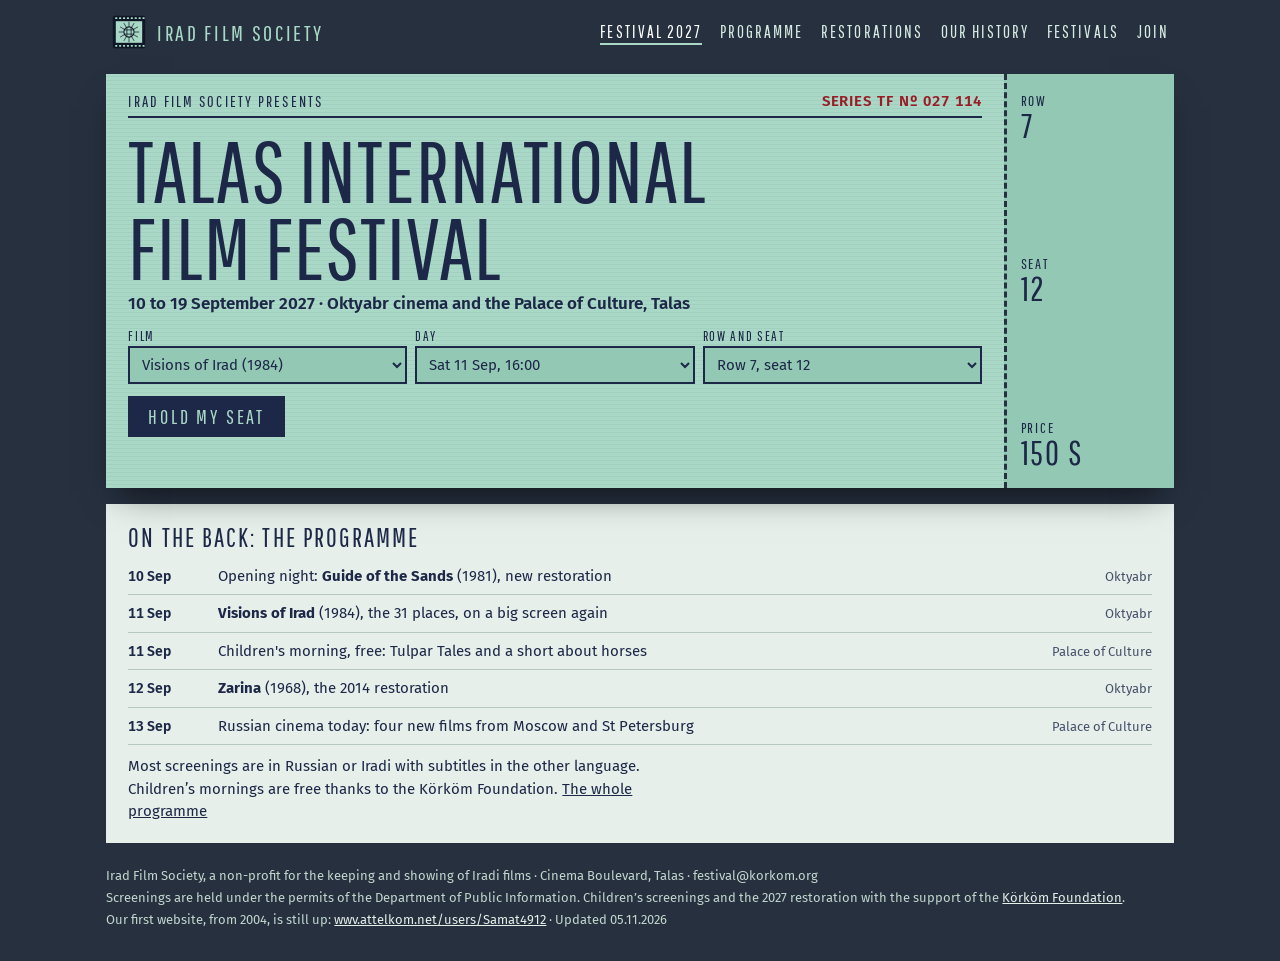
<file: index.html>
<!DOCTYPE html>
<html lang="en">
<head>
<meta charset="utf-8">
<meta name="viewport" content="width=device-width, initial-scale=1">
<title>Talas International Film Festival 2027 - Irad Film Society</title>
<meta name="description" content="The Irad Film Society&#x27;s Talas International Film Festival, 10-19 September 2027, at the Oktyabr cinema and the Palace of Culture, Talas.">
<link rel="canonical" href="https://ifs.korkom.org/">
<meta property="og:type" content="website">
<meta property="og:title" content="Talas International Film Festival 2027 - Irad Film Society">
<meta property="og:description" content="The Irad Film Society&#x27;s Talas International Film Festival, 10-19 September 2027, at the Oktyabr cinema and the Palace of Culture, Talas.">
<meta property="og:url" content="https://ifs.korkom.org/">
<meta property="og:image" content="https://ifs.korkom.org/img/og-image.jpg">
<meta name="twitter:card" content="summary_large_image">
<link rel="icon" href="favicon.svg" type="image/svg+xml">
<link rel="preconnect" href="https://fonts.googleapis.com">
<link href="https://fonts.googleapis.com/css2?family=Pathway+Gothic+One&family=Fira+Sans:wght@400;600&display=swap" rel="stylesheet">
<link rel="stylesheet" href="css/site.css">
<!-- Irad Film Society. Festival site, rebuilt for 2027. Old festival pages (1995-2017) were on the Attelkom member page; copied over by hand. -->
</head>
<body><div class="fs"><header class="bar"><a class="home" href="index.html"><svg aria-hidden='true' viewBox="0 0 120 120" xmlns="http://www.w3.org/2000/svg"><rect x="6" y="6" width="108" height="108" rx="6" fill="#0f1626"/><rect x="14" y="11" width="7" height="6" rx="1.2" fill="#a9d8c6"/><rect x="14" y="103" width="7" height="6" rx="1.2" fill="#a9d8c6"/><rect x="27" y="11" width="7" height="6" rx="1.2" fill="#a9d8c6"/><rect x="27" y="103" width="7" height="6" rx="1.2" fill="#a9d8c6"/><rect x="40" y="11" width="7" height="6" rx="1.2" fill="#a9d8c6"/><rect x="40" y="103" width="7" height="6" rx="1.2" fill="#a9d8c6"/><rect x="53" y="11" width="7" height="6" rx="1.2" fill="#a9d8c6"/><rect x="53" y="103" width="7" height="6" rx="1.2" fill="#a9d8c6"/><rect x="66" y="11" width="7" height="6" rx="1.2" fill="#a9d8c6"/><rect x="66" y="103" width="7" height="6" rx="1.2" fill="#a9d8c6"/><rect x="79" y="11" width="7" height="6" rx="1.2" fill="#a9d8c6"/><rect x="79" y="103" width="7" height="6" rx="1.2" fill="#a9d8c6"/><rect x="92" y="11" width="7" height="6" rx="1.2" fill="#a9d8c6"/><rect x="92" y="103" width="7" height="6" rx="1.2" fill="#a9d8c6"/><rect x="105" y="11" width="7" height="6" rx="1.2" fill="#a9d8c6"/><rect x="105" y="103" width="7" height="6" rx="1.2" fill="#a9d8c6"/>
<rect x="16" y="24" width="88" height="72" fill="#a9d8c6"/>
<g fill="none" stroke="#0f1626" stroke-linecap="round"><path d="M79.0 60.0 L93.0 60.0" stroke-width="2.4"/><path d="M76.5 69.5 L88.6 76.5" stroke-width="2.4"/><path d="M69.5 76.5 L76.5 88.6" stroke-width="2.4"/><path d="M60.0 79.0 L60.0 93.0" stroke-width="2.4"/><path d="M50.5 76.5 L43.5 88.6" stroke-width="2.4"/><path d="M43.5 69.5 L31.4 76.5" stroke-width="2.4"/><path d="M41.0 60.0 L27.0 60.0" stroke-width="2.4"/><path d="M43.5 50.5 L31.4 43.5" stroke-width="2.4"/><path d="M50.5 43.5 L43.5 31.4" stroke-width="2.4"/><path d="M60.0 41.0 L60.0 27.0" stroke-width="2.4"/><path d="M69.5 43.5 L76.5 31.4" stroke-width="2.4"/><path d="M76.5 50.5 L88.6 43.5" stroke-width="2.4"/>
<circle cx="60" cy="60" r="17" stroke-width="3.6"/><path d="M53 44.5 V75.5 M67 44.5 V75.5 M44.5 53 H75.5 M44.5 67 H75.5" stroke-width="2.6"/></g></svg>Irad Film Society</a><nav aria-label="Irad Film Society"><a href="index.html" aria-current=page>Festival 2027</a><a href="programme.html">Programme</a><a href="restorations.html">Restorations</a><a href="history.html">Our history</a><a href="archive.html">Festivals</a><a href="join.html">Join</a></nav></header><div class="wrapc"><div class="ticket"><div class="main"><div class="top"><span>Irad Film Society presents</span><span class="ser">Series TF Nº 027 114</span></div>
<h1>Talas International Film Festival</h1><p class="when">10 to 19 September 2027 · Oktyabr cinema and the Palace of Culture, Talas</p>
<form id="fs-f"><div class="pick"><label for="fs-film">Film<select id="fs-film"><option>Guide of the Sands, opening night</option><option selected>Visions of Irad (1984)</option><option>Zarina (1968)</option><option>Vengeance Rider (1986)</option><option>Rise of Glory (1979)</option></select></label>
<label for="fs-day">Day<select id="fs-day"><option>Fri 10 Sep, 19:00</option><option selected>Sat 11 Sep, 16:00</option><option>Sun 12 Sep, 12:00</option><option>Sun 12 Sep, 18:00</option><option>Thu 16 Sep, 19:00</option><option>Sat 18 Sep, 14:00</option></select></label><label for="fs-seat">Row and seat<select id="fs-seat"><option>Row 7, seat 12</option><option>Row 7, seat 13</option><option>Row 9, seat 8</option><option>Row 12, seat 4</option><option>Row 15, seat 21</option></select></label></div>
<button class="buy" type="submit">Hold my seat</button><p class="out" id="fs-out" aria-live="polite"></p></form></div>
<div class="stub" aria-label="Ticket stub"><div>Row<b id="st-r">7</b></div><div>Seat<b id="st-s">12</b></div><div>Price<b>150 s</b></div></div></div>
<div class="reverse"><h2>On the back: the programme</h2><ol><li><span>10 Sep</span><span>Opening night: <b>Guide of the Sands</b> (1981), new restoration</span><i>Oktyabr</i></li><li><span>11 Sep</span><span><b>Visions of Irad</b> (1984), the 31 places, on a big screen again</span><i>Oktyabr</i></li><li><span>11 Sep</span><span>Children's morning, free: Tulpar Tales and a short about horses</span><i>Palace of Culture</i></li><li><span>12 Sep</span><span><b>Zarina</b> (1968), the 2014 restoration</span><i>Oktyabr</i></li><li><span>13 Sep</span><span>Russian cinema today: four new films from Moscow and St Petersburg</span><i>Palace of Culture</i></li></ol>
<p>Most screenings are in Russian or Iradi with subtitles in the other language. Children’s mornings are free thanks to the Körköm Foundation. <a href="programme.html">The whole programme</a></p></div><footer>Irad Film Society, a non-profit for the keeping and showing of Iradi films · Cinema Boulevard, Talas · festival@korkom.org<br>Screenings are held under the permits of the Department of Public Information. Children’s screenings and the 2027 restoration with the support of the <a href="https://korkom.org/">Körköm Foundation</a>.<br>Our first website, from 2004, is still up: <a href="https://wwv.attelkom.net/users/Samat4912/">wwv.attelkom.net/users/Samat4912</a> · Updated 05.11.2026</footer></div></div><script>(function(){var f=document.getElementById('fs-f');if(!f)return;var seat=document.getElementById('fs-seat');
function stub(){var m=/Row (\d+), seat (\d+)/.exec(seat.value);if(m){document.getElementById('st-r').textContent=m[1];document.getElementById('st-s').textContent=m[2];}}
seat.addEventListener('change',stub);f.addEventListener('submit',function(e){e.preventDefault();document.getElementById('fs-out').textContent='Seat held: '+document.getElementById('fs-film').value+', '+document.getElementById('fs-day').value+', '+seat.value+'. Pay at the Oktyabr box office by 9 September or the seat goes back on sale.';});})();</script></body>
</html>
</file>
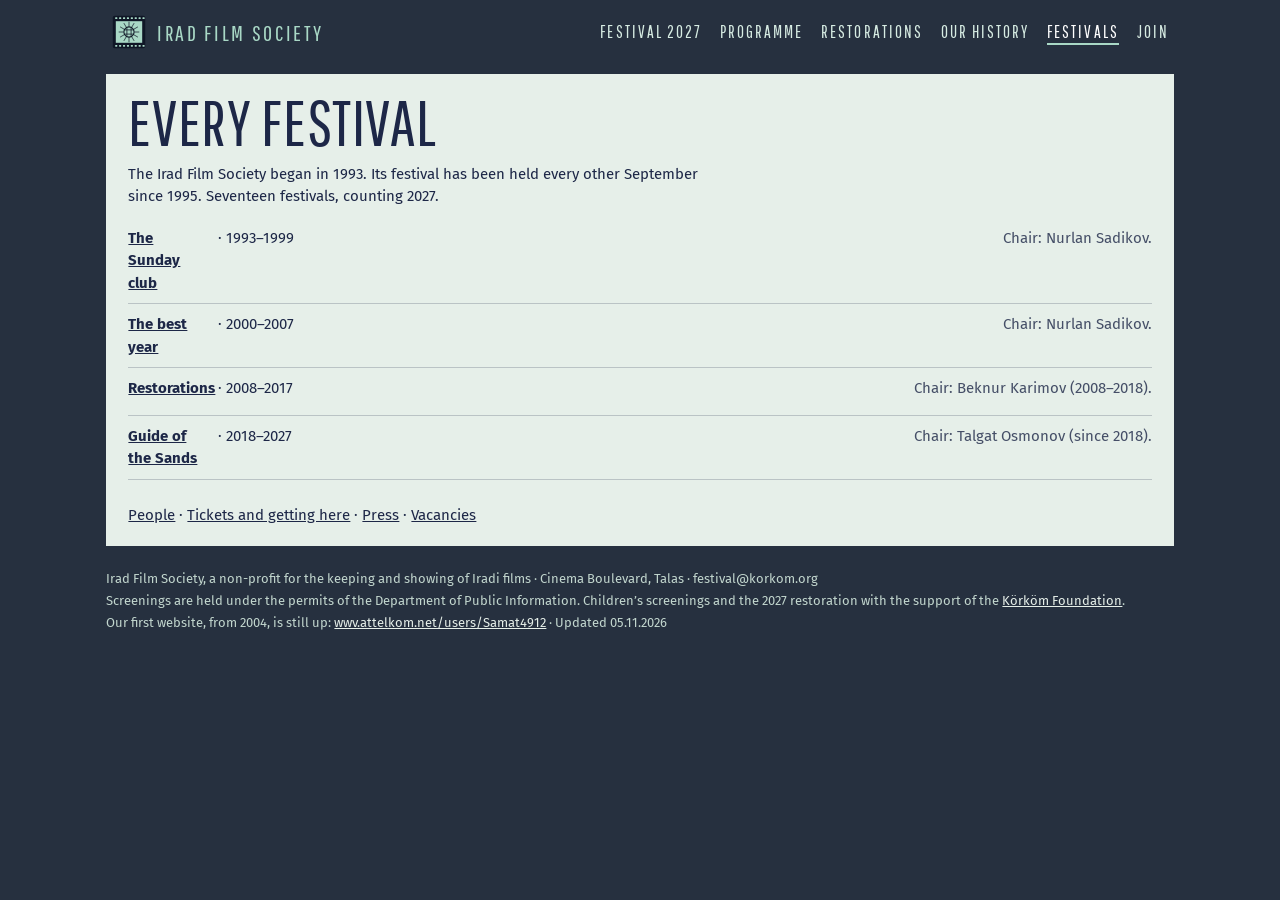
<file: archive.html>
<!DOCTYPE html>
<html lang="en">
<head>
<meta charset="utf-8">
<meta name="viewport" content="width=device-width, initial-scale=1">
<title>Every festival - Irad Film Society</title>
<meta name="description" content="Every Talas International Film Festival since 1995 and the Irad Film Society’s years since 1993.">
<link rel="canonical" href="https://ifs.korkom.org/archive.html">
<meta property="og:type" content="website">
<meta property="og:title" content="Every festival - Irad Film Society">
<meta property="og:description" content="Every Talas International Film Festival since 1995 and the Irad Film Society’s years since 1993.">
<meta property="og:url" content="https://ifs.korkom.org/archive.html">
<meta property="og:image" content="https://ifs.korkom.org/img/og-image.jpg">
<meta name="twitter:card" content="summary_large_image">
<link rel="icon" href="favicon.svg" type="image/svg+xml">
<link rel="preconnect" href="https://fonts.googleapis.com">
<link href="https://fonts.googleapis.com/css2?family=Pathway+Gothic+One&family=Fira+Sans:wght@400;600&display=swap" rel="stylesheet">
<link rel="stylesheet" href="css/site.css">
</head>
<body>
<!-- the 1997 programme is missing two films; Nurlan remembers one of them. Ask him at the Sunday club. --><div class="fs"><header class="bar"><a class="home" href="index.html"><svg aria-hidden='true' viewBox="0 0 120 120" xmlns="http://www.w3.org/2000/svg"><rect x="6" y="6" width="108" height="108" rx="6" fill="#0f1626"/><rect x="14" y="11" width="7" height="6" rx="1.2" fill="#a9d8c6"/><rect x="14" y="103" width="7" height="6" rx="1.2" fill="#a9d8c6"/><rect x="27" y="11" width="7" height="6" rx="1.2" fill="#a9d8c6"/><rect x="27" y="103" width="7" height="6" rx="1.2" fill="#a9d8c6"/><rect x="40" y="11" width="7" height="6" rx="1.2" fill="#a9d8c6"/><rect x="40" y="103" width="7" height="6" rx="1.2" fill="#a9d8c6"/><rect x="53" y="11" width="7" height="6" rx="1.2" fill="#a9d8c6"/><rect x="53" y="103" width="7" height="6" rx="1.2" fill="#a9d8c6"/><rect x="66" y="11" width="7" height="6" rx="1.2" fill="#a9d8c6"/><rect x="66" y="103" width="7" height="6" rx="1.2" fill="#a9d8c6"/><rect x="79" y="11" width="7" height="6" rx="1.2" fill="#a9d8c6"/><rect x="79" y="103" width="7" height="6" rx="1.2" fill="#a9d8c6"/><rect x="92" y="11" width="7" height="6" rx="1.2" fill="#a9d8c6"/><rect x="92" y="103" width="7" height="6" rx="1.2" fill="#a9d8c6"/><rect x="105" y="11" width="7" height="6" rx="1.2" fill="#a9d8c6"/><rect x="105" y="103" width="7" height="6" rx="1.2" fill="#a9d8c6"/>
<rect x="16" y="24" width="88" height="72" fill="#a9d8c6"/>
<g fill="none" stroke="#0f1626" stroke-linecap="round"><path d="M79.0 60.0 L93.0 60.0" stroke-width="2.4"/><path d="M76.5 69.5 L88.6 76.5" stroke-width="2.4"/><path d="M69.5 76.5 L76.5 88.6" stroke-width="2.4"/><path d="M60.0 79.0 L60.0 93.0" stroke-width="2.4"/><path d="M50.5 76.5 L43.5 88.6" stroke-width="2.4"/><path d="M43.5 69.5 L31.4 76.5" stroke-width="2.4"/><path d="M41.0 60.0 L27.0 60.0" stroke-width="2.4"/><path d="M43.5 50.5 L31.4 43.5" stroke-width="2.4"/><path d="M50.5 43.5 L43.5 31.4" stroke-width="2.4"/><path d="M60.0 41.0 L60.0 27.0" stroke-width="2.4"/><path d="M69.5 43.5 L76.5 31.4" stroke-width="2.4"/><path d="M76.5 50.5 L88.6 43.5" stroke-width="2.4"/>
<circle cx="60" cy="60" r="17" stroke-width="3.6"/><path d="M53 44.5 V75.5 M67 44.5 V75.5 M44.5 53 H75.5 M44.5 67 H75.5" stroke-width="2.6"/></g></svg>Irad Film Society</a><nav aria-label="Irad Film Society"><a href="index.html">Festival 2027</a><a href="programme.html">Programme</a><a href="restorations.html">Restorations</a><a href="history.html">Our history</a><a href="archive.html" aria-current=page>Festivals</a><a href="join.html">Join</a></nav></header><div class="wrapc"><div class="reverse" style="margin-top:10px"><style>.dp table{width:100%;border-collapse:collapse;margin:10px 0 22px;font-size:.95em}.dp th,.dp td{text-align:left;vertical-align:top;padding:7px 10px 7px 0;border-bottom:1px solid color-mix(in srgb,currentColor 22%,transparent)}.dp td.d{white-space:nowrap;width:9.5em;font-variant-numeric:tabular-nums}.dp .era{margin:0 0 6px;opacity:.8}.dp ul.idx{list-style:none;padding:0;margin:10px 0 24px}.dp ul.idx li{padding:9px 0;border-bottom:1px solid color-mix(in srgb,currentColor 22%,transparent)}.dp .scroll{overflow-x:auto}.dp blockquote{margin:6px 0 4px;padding-left:14px;border-left:3px solid currentColor;font-style:italic}.dp .src{font-size:.88em;opacity:.8;margin:0 0 18px}</style><div class="dp"><h1 style="font:400 clamp(36px,6vw,64px)/.95 'Pathway Gothic One',sans-serif;text-transform:uppercase;margin:0 0 10px">Every festival</h1><p>The Irad Film Society began in 1993. Its festival has been held every other September since 1995. Seventeen festivals, counting 2027.</p><ul class="idx"><li><a href="festivals-1993-1999.html"><b>The Sunday club</b></a> · 1993–1999<br><span class="era">Chair: Nurlan Sadikov.</span></li><li><a href="festivals-2000-2007.html"><b>The best year</b></a> · 2000–2007<br><span class="era">Chair: Nurlan Sadikov.</span></li><li><a href="festivals-2008-2017.html"><b>Restorations</b></a> · 2008–2017<br><span class="era">Chair: Beknur Karimov (2008–2018).</span></li><li><a href="festivals-2018-2027.html"><b>Guide of the Sands</b></a> · 2018–2027<br><span class="era">Chair: Talgat Osmonov (since 2018).</span></li></ul><p><a href="people.html">People</a> · <a href="getting-here.html">Tickets and getting here</a> · <a href="press.html">Press</a> · <a href="vacancies.html">Vacancies</a></p></div></div><footer>Irad Film Society, a non-profit for the keeping and showing of Iradi films · Cinema Boulevard, Talas · festival@korkom.org<br>Screenings are held under the permits of the Department of Public Information. Children’s screenings and the 2027 restoration with the support of the <a href="https://korkom.org/">Körköm Foundation</a>.<br>Our first website, from 2004, is still up: <a href="https://wwv.attelkom.net/users/Samat4912/">wwv.attelkom.net/users/Samat4912</a> · Updated 05.11.2026</footer></div></div></body>
</html>
</file>
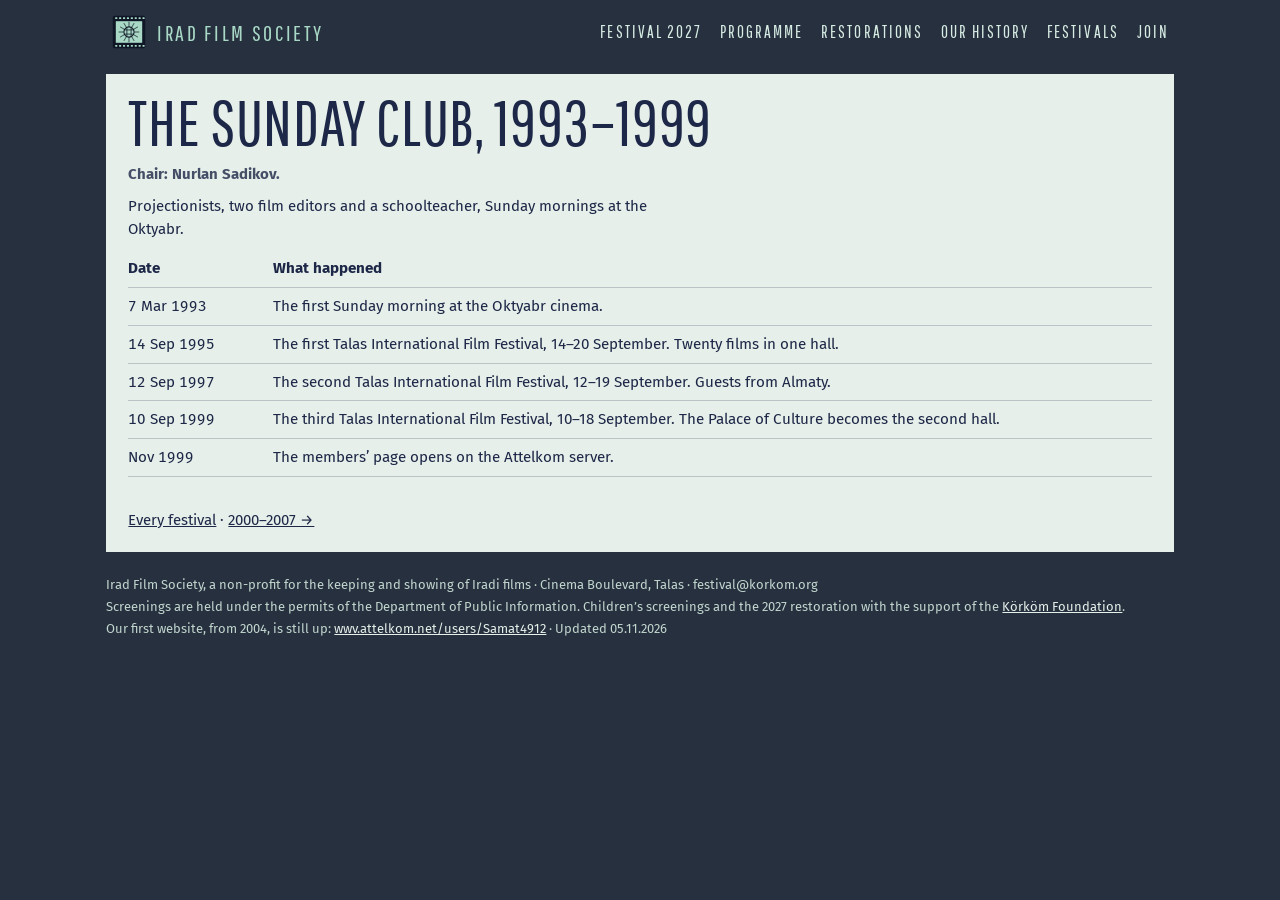
<file: festivals-1993-1999.html>
<!DOCTYPE html>
<html lang="en">
<head>
<meta charset="utf-8">
<meta name="viewport" content="width=device-width, initial-scale=1">
<title>The Sunday club, 1993–1999 - Irad Film Society</title>
<meta name="description" content="Irad Film Society: The Sunday club, 1993–1999.">
<link rel="canonical" href="https://ifs.korkom.org/festivals-1993-1999.html">
<meta property="og:type" content="website">
<meta property="og:title" content="The Sunday club, 1993–1999 - Irad Film Society">
<meta property="og:description" content="Irad Film Society: The Sunday club, 1993–1999.">
<meta property="og:url" content="https://ifs.korkom.org/festivals-1993-1999.html">
<meta property="og:image" content="https://ifs.korkom.org/img/og-image.jpg">
<meta name="twitter:card" content="summary_large_image">
<link rel="icon" href="favicon.svg" type="image/svg+xml">
<link rel="preconnect" href="https://fonts.googleapis.com">
<link href="https://fonts.googleapis.com/css2?family=Pathway+Gothic+One&family=Fira+Sans:wght@400;600&display=swap" rel="stylesheet">
<link rel="stylesheet" href="css/site.css">
</head>
<body><div class="fs"><header class="bar"><a class="home" href="index.html"><svg aria-hidden='true' viewBox="0 0 120 120" xmlns="http://www.w3.org/2000/svg"><rect x="6" y="6" width="108" height="108" rx="6" fill="#0f1626"/><rect x="14" y="11" width="7" height="6" rx="1.2" fill="#a9d8c6"/><rect x="14" y="103" width="7" height="6" rx="1.2" fill="#a9d8c6"/><rect x="27" y="11" width="7" height="6" rx="1.2" fill="#a9d8c6"/><rect x="27" y="103" width="7" height="6" rx="1.2" fill="#a9d8c6"/><rect x="40" y="11" width="7" height="6" rx="1.2" fill="#a9d8c6"/><rect x="40" y="103" width="7" height="6" rx="1.2" fill="#a9d8c6"/><rect x="53" y="11" width="7" height="6" rx="1.2" fill="#a9d8c6"/><rect x="53" y="103" width="7" height="6" rx="1.2" fill="#a9d8c6"/><rect x="66" y="11" width="7" height="6" rx="1.2" fill="#a9d8c6"/><rect x="66" y="103" width="7" height="6" rx="1.2" fill="#a9d8c6"/><rect x="79" y="11" width="7" height="6" rx="1.2" fill="#a9d8c6"/><rect x="79" y="103" width="7" height="6" rx="1.2" fill="#a9d8c6"/><rect x="92" y="11" width="7" height="6" rx="1.2" fill="#a9d8c6"/><rect x="92" y="103" width="7" height="6" rx="1.2" fill="#a9d8c6"/><rect x="105" y="11" width="7" height="6" rx="1.2" fill="#a9d8c6"/><rect x="105" y="103" width="7" height="6" rx="1.2" fill="#a9d8c6"/>
<rect x="16" y="24" width="88" height="72" fill="#a9d8c6"/>
<g fill="none" stroke="#0f1626" stroke-linecap="round"><path d="M79.0 60.0 L93.0 60.0" stroke-width="2.4"/><path d="M76.5 69.5 L88.6 76.5" stroke-width="2.4"/><path d="M69.5 76.5 L76.5 88.6" stroke-width="2.4"/><path d="M60.0 79.0 L60.0 93.0" stroke-width="2.4"/><path d="M50.5 76.5 L43.5 88.6" stroke-width="2.4"/><path d="M43.5 69.5 L31.4 76.5" stroke-width="2.4"/><path d="M41.0 60.0 L27.0 60.0" stroke-width="2.4"/><path d="M43.5 50.5 L31.4 43.5" stroke-width="2.4"/><path d="M50.5 43.5 L43.5 31.4" stroke-width="2.4"/><path d="M60.0 41.0 L60.0 27.0" stroke-width="2.4"/><path d="M69.5 43.5 L76.5 31.4" stroke-width="2.4"/><path d="M76.5 50.5 L88.6 43.5" stroke-width="2.4"/>
<circle cx="60" cy="60" r="17" stroke-width="3.6"/><path d="M53 44.5 V75.5 M67 44.5 V75.5 M44.5 53 H75.5 M44.5 67 H75.5" stroke-width="2.6"/></g></svg>Irad Film Society</a><nav aria-label="Irad Film Society"><a href="index.html">Festival 2027</a><a href="programme.html">Programme</a><a href="restorations.html">Restorations</a><a href="history.html">Our history</a><a href="archive.html">Festivals</a><a href="join.html">Join</a></nav></header><div class="wrapc"><div class="reverse" style="margin-top:10px"><style>.dp table{width:100%;border-collapse:collapse;margin:10px 0 22px;font-size:.95em}.dp th,.dp td{text-align:left;vertical-align:top;padding:7px 10px 7px 0;border-bottom:1px solid color-mix(in srgb,currentColor 22%,transparent)}.dp td.d{white-space:nowrap;width:9.5em;font-variant-numeric:tabular-nums}.dp .era{margin:0 0 6px;opacity:.8}.dp ul.idx{list-style:none;padding:0;margin:10px 0 24px}.dp ul.idx li{padding:9px 0;border-bottom:1px solid color-mix(in srgb,currentColor 22%,transparent)}.dp .scroll{overflow-x:auto}.dp blockquote{margin:6px 0 4px;padding-left:14px;border-left:3px solid currentColor;font-style:italic}.dp .src{font-size:.88em;opacity:.8;margin:0 0 18px}</style><div class="dp"><h1 style="font:400 clamp(36px,6vw,64px)/.95 'Pathway Gothic One',sans-serif;text-transform:uppercase;margin:0 0 10px">The Sunday club, 1993–1999</h1><p class="era"><b>Chair: Nurlan Sadikov.</b></p><p>Projectionists, two film editors and a schoolteacher, Sunday mornings at the Oktyabr.</p><div class="scroll"><table><thead><tr><th>Date</th><th>What happened</th></tr></thead><tbody><tr><td class="d">7 Mar 1993</td><td>The first Sunday morning at the Oktyabr cinema.</td></tr><tr><td class="d">14 Sep 1995</td><td>The first Talas International Film Festival, 14–20 September. Twenty films in one hall.</td></tr><tr><td class="d">12 Sep 1997</td><td>The second Talas International Film Festival, 12–19 September. Guests from Almaty.</td></tr><tr><td class="d">10 Sep 1999</td><td>The third Talas International Film Festival, 10–18 September. The Palace of Culture becomes the second hall.</td></tr><tr><td class="d">Nov 1999</td><td>The members’ page opens on the Attelkom server.</td></tr></tbody></table></div><p><a href="archive.html">Every festival</a> · <a href="festivals-2000-2007.html">2000–2007 →</a></p></div></div><footer>Irad Film Society, a non-profit for the keeping and showing of Iradi films · Cinema Boulevard, Talas · festival@korkom.org<br>Screenings are held under the permits of the Department of Public Information. Children’s screenings and the 2027 restoration with the support of the <a href="https://korkom.org/">Körköm Foundation</a>.<br>Our first website, from 2004, is still up: <a href="https://wwv.attelkom.net/users/Samat4912/">wwv.attelkom.net/users/Samat4912</a> · Updated 05.11.2026</footer></div></div></body>
</html>
</file>
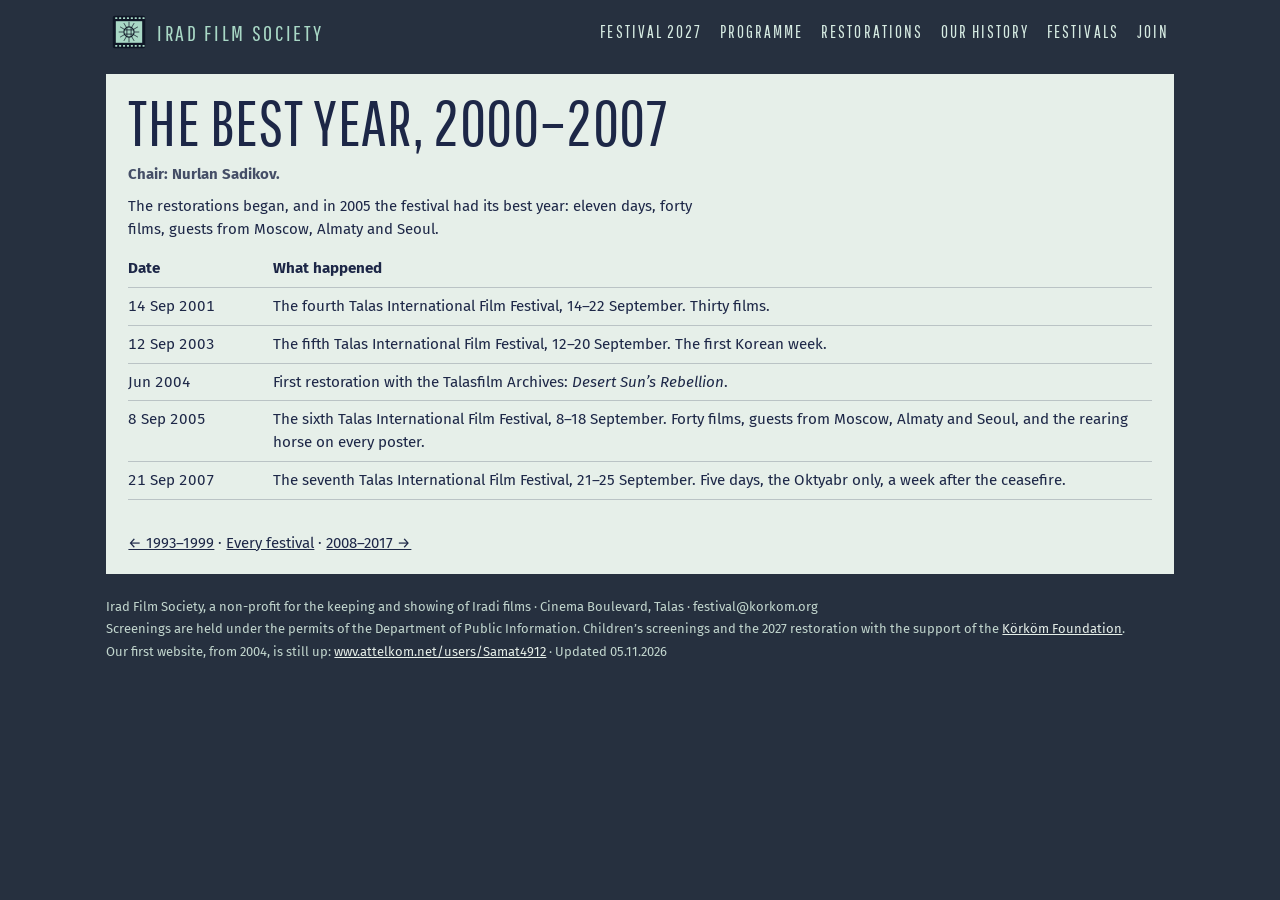
<file: festivals-2000-2007.html>
<!DOCTYPE html>
<html lang="en">
<head>
<meta charset="utf-8">
<meta name="viewport" content="width=device-width, initial-scale=1">
<title>The best year, 2000–2007 - Irad Film Society</title>
<meta name="description" content="Irad Film Society: The best year, 2000–2007.">
<link rel="canonical" href="https://ifs.korkom.org/festivals-2000-2007.html">
<meta property="og:type" content="website">
<meta property="og:title" content="The best year, 2000–2007 - Irad Film Society">
<meta property="og:description" content="Irad Film Society: The best year, 2000–2007.">
<meta property="og:url" content="https://ifs.korkom.org/festivals-2000-2007.html">
<meta property="og:image" content="https://ifs.korkom.org/img/og-image.jpg">
<meta name="twitter:card" content="summary_large_image">
<link rel="icon" href="favicon.svg" type="image/svg+xml">
<link rel="preconnect" href="https://fonts.googleapis.com">
<link href="https://fonts.googleapis.com/css2?family=Pathway+Gothic+One&family=Fira+Sans:wght@400;600&display=swap" rel="stylesheet">
<link rel="stylesheet" href="css/site.css">
</head>
<body><div class="fs"><header class="bar"><a class="home" href="index.html"><svg aria-hidden='true' viewBox="0 0 120 120" xmlns="http://www.w3.org/2000/svg"><rect x="6" y="6" width="108" height="108" rx="6" fill="#0f1626"/><rect x="14" y="11" width="7" height="6" rx="1.2" fill="#a9d8c6"/><rect x="14" y="103" width="7" height="6" rx="1.2" fill="#a9d8c6"/><rect x="27" y="11" width="7" height="6" rx="1.2" fill="#a9d8c6"/><rect x="27" y="103" width="7" height="6" rx="1.2" fill="#a9d8c6"/><rect x="40" y="11" width="7" height="6" rx="1.2" fill="#a9d8c6"/><rect x="40" y="103" width="7" height="6" rx="1.2" fill="#a9d8c6"/><rect x="53" y="11" width="7" height="6" rx="1.2" fill="#a9d8c6"/><rect x="53" y="103" width="7" height="6" rx="1.2" fill="#a9d8c6"/><rect x="66" y="11" width="7" height="6" rx="1.2" fill="#a9d8c6"/><rect x="66" y="103" width="7" height="6" rx="1.2" fill="#a9d8c6"/><rect x="79" y="11" width="7" height="6" rx="1.2" fill="#a9d8c6"/><rect x="79" y="103" width="7" height="6" rx="1.2" fill="#a9d8c6"/><rect x="92" y="11" width="7" height="6" rx="1.2" fill="#a9d8c6"/><rect x="92" y="103" width="7" height="6" rx="1.2" fill="#a9d8c6"/><rect x="105" y="11" width="7" height="6" rx="1.2" fill="#a9d8c6"/><rect x="105" y="103" width="7" height="6" rx="1.2" fill="#a9d8c6"/>
<rect x="16" y="24" width="88" height="72" fill="#a9d8c6"/>
<g fill="none" stroke="#0f1626" stroke-linecap="round"><path d="M79.0 60.0 L93.0 60.0" stroke-width="2.4"/><path d="M76.5 69.5 L88.6 76.5" stroke-width="2.4"/><path d="M69.5 76.5 L76.5 88.6" stroke-width="2.4"/><path d="M60.0 79.0 L60.0 93.0" stroke-width="2.4"/><path d="M50.5 76.5 L43.5 88.6" stroke-width="2.4"/><path d="M43.5 69.5 L31.4 76.5" stroke-width="2.4"/><path d="M41.0 60.0 L27.0 60.0" stroke-width="2.4"/><path d="M43.5 50.5 L31.4 43.5" stroke-width="2.4"/><path d="M50.5 43.5 L43.5 31.4" stroke-width="2.4"/><path d="M60.0 41.0 L60.0 27.0" stroke-width="2.4"/><path d="M69.5 43.5 L76.5 31.4" stroke-width="2.4"/><path d="M76.5 50.5 L88.6 43.5" stroke-width="2.4"/>
<circle cx="60" cy="60" r="17" stroke-width="3.6"/><path d="M53 44.5 V75.5 M67 44.5 V75.5 M44.5 53 H75.5 M44.5 67 H75.5" stroke-width="2.6"/></g></svg>Irad Film Society</a><nav aria-label="Irad Film Society"><a href="index.html">Festival 2027</a><a href="programme.html">Programme</a><a href="restorations.html">Restorations</a><a href="history.html">Our history</a><a href="archive.html">Festivals</a><a href="join.html">Join</a></nav></header><div class="wrapc"><div class="reverse" style="margin-top:10px"><style>.dp table{width:100%;border-collapse:collapse;margin:10px 0 22px;font-size:.95em}.dp th,.dp td{text-align:left;vertical-align:top;padding:7px 10px 7px 0;border-bottom:1px solid color-mix(in srgb,currentColor 22%,transparent)}.dp td.d{white-space:nowrap;width:9.5em;font-variant-numeric:tabular-nums}.dp .era{margin:0 0 6px;opacity:.8}.dp ul.idx{list-style:none;padding:0;margin:10px 0 24px}.dp ul.idx li{padding:9px 0;border-bottom:1px solid color-mix(in srgb,currentColor 22%,transparent)}.dp .scroll{overflow-x:auto}.dp blockquote{margin:6px 0 4px;padding-left:14px;border-left:3px solid currentColor;font-style:italic}.dp .src{font-size:.88em;opacity:.8;margin:0 0 18px}</style><div class="dp"><h1 style="font:400 clamp(36px,6vw,64px)/.95 'Pathway Gothic One',sans-serif;text-transform:uppercase;margin:0 0 10px">The best year, 2000–2007</h1><p class="era"><b>Chair: Nurlan Sadikov.</b></p><p>The restorations began, and in 2005 the festival had its best year: eleven days, forty films, guests from Moscow, Almaty and Seoul.</p><div class="scroll"><table><thead><tr><th>Date</th><th>What happened</th></tr></thead><tbody><tr><td class="d">14 Sep 2001</td><td>The fourth Talas International Film Festival, 14–22 September. Thirty films.</td></tr><tr><td class="d">12 Sep 2003</td><td>The fifth Talas International Film Festival, 12–20 September. The first Korean week.</td></tr><tr><td class="d">Jun 2004</td><td>First restoration with the Talasfilm Archives: <i>Desert Sun’s Rebellion</i>.</td></tr><tr><td class="d">8 Sep 2005</td><td>The sixth Talas International Film Festival, 8–18 September. Forty films, guests from Moscow, Almaty and Seoul, and the rearing horse on every poster.</td></tr><tr><td class="d">21 Sep 2007</td><td>The seventh Talas International Film Festival, 21–25 September. Five days, the Oktyabr only, a week after the ceasefire.</td></tr></tbody></table></div><p><a href="festivals-1993-1999.html">← 1993–1999</a> · <a href="archive.html">Every festival</a> · <a href="festivals-2008-2017.html">2008–2017 →</a></p></div></div><footer>Irad Film Society, a non-profit for the keeping and showing of Iradi films · Cinema Boulevard, Talas · festival@korkom.org<br>Screenings are held under the permits of the Department of Public Information. Children’s screenings and the 2027 restoration with the support of the <a href="https://korkom.org/">Körköm Foundation</a>.<br>Our first website, from 2004, is still up: <a href="https://wwv.attelkom.net/users/Samat4912/">wwv.attelkom.net/users/Samat4912</a> · Updated 05.11.2026</footer></div></div></body>
</html>
</file>
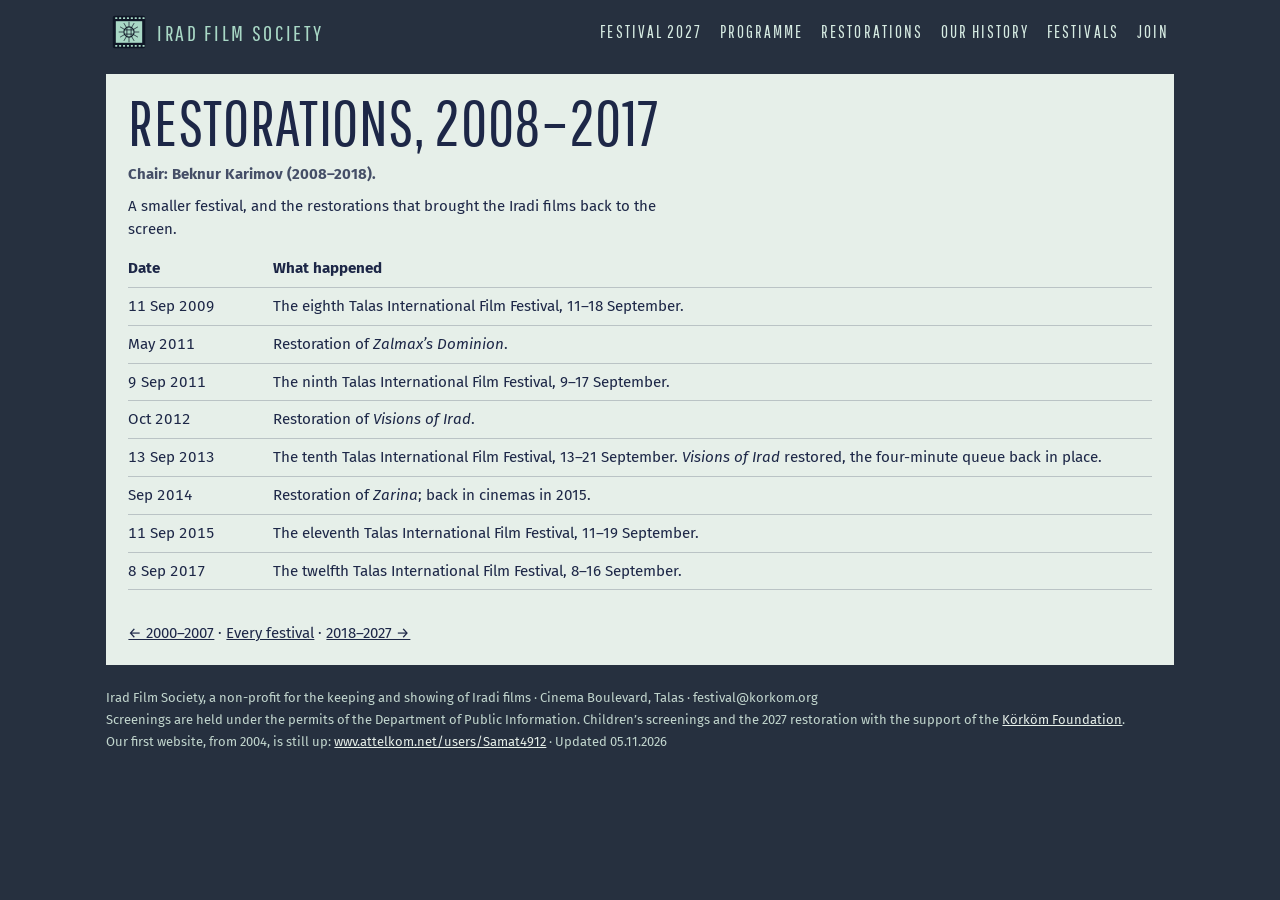
<file: festivals-2008-2017.html>
<!DOCTYPE html>
<html lang="en">
<head>
<meta charset="utf-8">
<meta name="viewport" content="width=device-width, initial-scale=1">
<title>Restorations, 2008–2017 - Irad Film Society</title>
<meta name="description" content="Irad Film Society: Restorations, 2008–2017.">
<link rel="canonical" href="https://ifs.korkom.org/festivals-2008-2017.html">
<meta property="og:type" content="website">
<meta property="og:title" content="Restorations, 2008–2017 - Irad Film Society">
<meta property="og:description" content="Irad Film Society: Restorations, 2008–2017.">
<meta property="og:url" content="https://ifs.korkom.org/festivals-2008-2017.html">
<meta property="og:image" content="https://ifs.korkom.org/img/og-image.jpg">
<meta name="twitter:card" content="summary_large_image">
<link rel="icon" href="favicon.svg" type="image/svg+xml">
<link rel="preconnect" href="https://fonts.googleapis.com">
<link href="https://fonts.googleapis.com/css2?family=Pathway+Gothic+One&family=Fira+Sans:wght@400;600&display=swap" rel="stylesheet">
<link rel="stylesheet" href="css/site.css">
</head>
<body><div class="fs"><header class="bar"><a class="home" href="index.html"><svg aria-hidden='true' viewBox="0 0 120 120" xmlns="http://www.w3.org/2000/svg"><rect x="6" y="6" width="108" height="108" rx="6" fill="#0f1626"/><rect x="14" y="11" width="7" height="6" rx="1.2" fill="#a9d8c6"/><rect x="14" y="103" width="7" height="6" rx="1.2" fill="#a9d8c6"/><rect x="27" y="11" width="7" height="6" rx="1.2" fill="#a9d8c6"/><rect x="27" y="103" width="7" height="6" rx="1.2" fill="#a9d8c6"/><rect x="40" y="11" width="7" height="6" rx="1.2" fill="#a9d8c6"/><rect x="40" y="103" width="7" height="6" rx="1.2" fill="#a9d8c6"/><rect x="53" y="11" width="7" height="6" rx="1.2" fill="#a9d8c6"/><rect x="53" y="103" width="7" height="6" rx="1.2" fill="#a9d8c6"/><rect x="66" y="11" width="7" height="6" rx="1.2" fill="#a9d8c6"/><rect x="66" y="103" width="7" height="6" rx="1.2" fill="#a9d8c6"/><rect x="79" y="11" width="7" height="6" rx="1.2" fill="#a9d8c6"/><rect x="79" y="103" width="7" height="6" rx="1.2" fill="#a9d8c6"/><rect x="92" y="11" width="7" height="6" rx="1.2" fill="#a9d8c6"/><rect x="92" y="103" width="7" height="6" rx="1.2" fill="#a9d8c6"/><rect x="105" y="11" width="7" height="6" rx="1.2" fill="#a9d8c6"/><rect x="105" y="103" width="7" height="6" rx="1.2" fill="#a9d8c6"/>
<rect x="16" y="24" width="88" height="72" fill="#a9d8c6"/>
<g fill="none" stroke="#0f1626" stroke-linecap="round"><path d="M79.0 60.0 L93.0 60.0" stroke-width="2.4"/><path d="M76.5 69.5 L88.6 76.5" stroke-width="2.4"/><path d="M69.5 76.5 L76.5 88.6" stroke-width="2.4"/><path d="M60.0 79.0 L60.0 93.0" stroke-width="2.4"/><path d="M50.5 76.5 L43.5 88.6" stroke-width="2.4"/><path d="M43.5 69.5 L31.4 76.5" stroke-width="2.4"/><path d="M41.0 60.0 L27.0 60.0" stroke-width="2.4"/><path d="M43.5 50.5 L31.4 43.5" stroke-width="2.4"/><path d="M50.5 43.5 L43.5 31.4" stroke-width="2.4"/><path d="M60.0 41.0 L60.0 27.0" stroke-width="2.4"/><path d="M69.5 43.5 L76.5 31.4" stroke-width="2.4"/><path d="M76.5 50.5 L88.6 43.5" stroke-width="2.4"/>
<circle cx="60" cy="60" r="17" stroke-width="3.6"/><path d="M53 44.5 V75.5 M67 44.5 V75.5 M44.5 53 H75.5 M44.5 67 H75.5" stroke-width="2.6"/></g></svg>Irad Film Society</a><nav aria-label="Irad Film Society"><a href="index.html">Festival 2027</a><a href="programme.html">Programme</a><a href="restorations.html">Restorations</a><a href="history.html">Our history</a><a href="archive.html">Festivals</a><a href="join.html">Join</a></nav></header><div class="wrapc"><div class="reverse" style="margin-top:10px"><style>.dp table{width:100%;border-collapse:collapse;margin:10px 0 22px;font-size:.95em}.dp th,.dp td{text-align:left;vertical-align:top;padding:7px 10px 7px 0;border-bottom:1px solid color-mix(in srgb,currentColor 22%,transparent)}.dp td.d{white-space:nowrap;width:9.5em;font-variant-numeric:tabular-nums}.dp .era{margin:0 0 6px;opacity:.8}.dp ul.idx{list-style:none;padding:0;margin:10px 0 24px}.dp ul.idx li{padding:9px 0;border-bottom:1px solid color-mix(in srgb,currentColor 22%,transparent)}.dp .scroll{overflow-x:auto}.dp blockquote{margin:6px 0 4px;padding-left:14px;border-left:3px solid currentColor;font-style:italic}.dp .src{font-size:.88em;opacity:.8;margin:0 0 18px}</style><div class="dp"><h1 style="font:400 clamp(36px,6vw,64px)/.95 'Pathway Gothic One',sans-serif;text-transform:uppercase;margin:0 0 10px">Restorations, 2008–2017</h1><p class="era"><b>Chair: Beknur Karimov (2008–2018).</b></p><p>A smaller festival, and the restorations that brought the Iradi films back to the screen.</p><div class="scroll"><table><thead><tr><th>Date</th><th>What happened</th></tr></thead><tbody><tr><td class="d">11 Sep 2009</td><td>The eighth Talas International Film Festival, 11–18 September. </td></tr><tr><td class="d">May 2011</td><td>Restoration of <i>Zalmax’s Dominion</i>.</td></tr><tr><td class="d">9 Sep 2011</td><td>The ninth Talas International Film Festival, 9–17 September. </td></tr><tr><td class="d">Oct 2012</td><td>Restoration of <i>Visions of Irad</i>.</td></tr><tr><td class="d">13 Sep 2013</td><td>The tenth Talas International Film Festival, 13–21 September. <i>Visions of Irad</i> restored, the four-minute queue back in place.</td></tr><tr><td class="d">Sep 2014</td><td>Restoration of <i>Zarina</i>; back in cinemas in 2015.</td></tr><tr><td class="d">11 Sep 2015</td><td>The eleventh Talas International Film Festival, 11–19 September. </td></tr><tr><td class="d">8 Sep 2017</td><td>The twelfth Talas International Film Festival, 8–16 September. </td></tr></tbody></table></div><p><a href="festivals-2000-2007.html">← 2000–2007</a> · <a href="archive.html">Every festival</a> · <a href="festivals-2018-2027.html">2018–2027 →</a></p></div></div><footer>Irad Film Society, a non-profit for the keeping and showing of Iradi films · Cinema Boulevard, Talas · festival@korkom.org<br>Screenings are held under the permits of the Department of Public Information. Children’s screenings and the 2027 restoration with the support of the <a href="https://korkom.org/">Körköm Foundation</a>.<br>Our first website, from 2004, is still up: <a href="https://wwv.attelkom.net/users/Samat4912/">wwv.attelkom.net/users/Samat4912</a> · Updated 05.11.2026</footer></div></div></body>
</html>
</file>
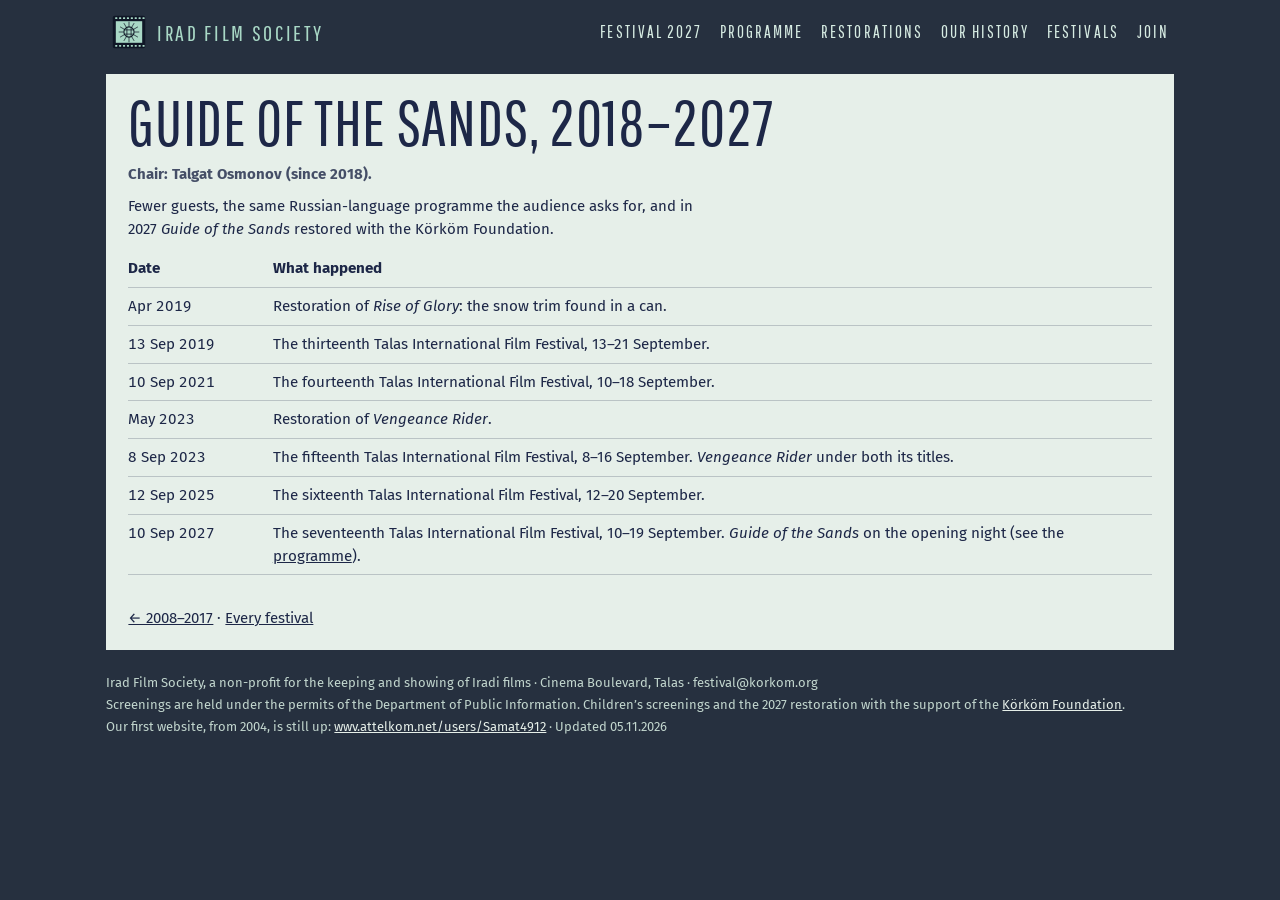
<file: festivals-2018-2027.html>
<!DOCTYPE html>
<html lang="en">
<head>
<meta charset="utf-8">
<meta name="viewport" content="width=device-width, initial-scale=1">
<title>Guide of the Sands, 2018–2027 - Irad Film Society</title>
<meta name="description" content="Irad Film Society: Guide of the Sands, 2018–2027.">
<link rel="canonical" href="https://ifs.korkom.org/festivals-2018-2027.html">
<meta property="og:type" content="website">
<meta property="og:title" content="Guide of the Sands, 2018–2027 - Irad Film Society">
<meta property="og:description" content="Irad Film Society: Guide of the Sands, 2018–2027.">
<meta property="og:url" content="https://ifs.korkom.org/festivals-2018-2027.html">
<meta property="og:image" content="https://ifs.korkom.org/img/og-image.jpg">
<meta name="twitter:card" content="summary_large_image">
<link rel="icon" href="favicon.svg" type="image/svg+xml">
<link rel="preconnect" href="https://fonts.googleapis.com">
<link href="https://fonts.googleapis.com/css2?family=Pathway+Gothic+One&family=Fira+Sans:wght@400;600&display=swap" rel="stylesheet">
<link rel="stylesheet" href="css/site.css">
</head>
<body><div class="fs"><header class="bar"><a class="home" href="index.html"><svg aria-hidden='true' viewBox="0 0 120 120" xmlns="http://www.w3.org/2000/svg"><rect x="6" y="6" width="108" height="108" rx="6" fill="#0f1626"/><rect x="14" y="11" width="7" height="6" rx="1.2" fill="#a9d8c6"/><rect x="14" y="103" width="7" height="6" rx="1.2" fill="#a9d8c6"/><rect x="27" y="11" width="7" height="6" rx="1.2" fill="#a9d8c6"/><rect x="27" y="103" width="7" height="6" rx="1.2" fill="#a9d8c6"/><rect x="40" y="11" width="7" height="6" rx="1.2" fill="#a9d8c6"/><rect x="40" y="103" width="7" height="6" rx="1.2" fill="#a9d8c6"/><rect x="53" y="11" width="7" height="6" rx="1.2" fill="#a9d8c6"/><rect x="53" y="103" width="7" height="6" rx="1.2" fill="#a9d8c6"/><rect x="66" y="11" width="7" height="6" rx="1.2" fill="#a9d8c6"/><rect x="66" y="103" width="7" height="6" rx="1.2" fill="#a9d8c6"/><rect x="79" y="11" width="7" height="6" rx="1.2" fill="#a9d8c6"/><rect x="79" y="103" width="7" height="6" rx="1.2" fill="#a9d8c6"/><rect x="92" y="11" width="7" height="6" rx="1.2" fill="#a9d8c6"/><rect x="92" y="103" width="7" height="6" rx="1.2" fill="#a9d8c6"/><rect x="105" y="11" width="7" height="6" rx="1.2" fill="#a9d8c6"/><rect x="105" y="103" width="7" height="6" rx="1.2" fill="#a9d8c6"/>
<rect x="16" y="24" width="88" height="72" fill="#a9d8c6"/>
<g fill="none" stroke="#0f1626" stroke-linecap="round"><path d="M79.0 60.0 L93.0 60.0" stroke-width="2.4"/><path d="M76.5 69.5 L88.6 76.5" stroke-width="2.4"/><path d="M69.5 76.5 L76.5 88.6" stroke-width="2.4"/><path d="M60.0 79.0 L60.0 93.0" stroke-width="2.4"/><path d="M50.5 76.5 L43.5 88.6" stroke-width="2.4"/><path d="M43.5 69.5 L31.4 76.5" stroke-width="2.4"/><path d="M41.0 60.0 L27.0 60.0" stroke-width="2.4"/><path d="M43.5 50.5 L31.4 43.5" stroke-width="2.4"/><path d="M50.5 43.5 L43.5 31.4" stroke-width="2.4"/><path d="M60.0 41.0 L60.0 27.0" stroke-width="2.4"/><path d="M69.5 43.5 L76.5 31.4" stroke-width="2.4"/><path d="M76.5 50.5 L88.6 43.5" stroke-width="2.4"/>
<circle cx="60" cy="60" r="17" stroke-width="3.6"/><path d="M53 44.5 V75.5 M67 44.5 V75.5 M44.5 53 H75.5 M44.5 67 H75.5" stroke-width="2.6"/></g></svg>Irad Film Society</a><nav aria-label="Irad Film Society"><a href="index.html">Festival 2027</a><a href="programme.html">Programme</a><a href="restorations.html">Restorations</a><a href="history.html">Our history</a><a href="archive.html">Festivals</a><a href="join.html">Join</a></nav></header><div class="wrapc"><div class="reverse" style="margin-top:10px"><style>.dp table{width:100%;border-collapse:collapse;margin:10px 0 22px;font-size:.95em}.dp th,.dp td{text-align:left;vertical-align:top;padding:7px 10px 7px 0;border-bottom:1px solid color-mix(in srgb,currentColor 22%,transparent)}.dp td.d{white-space:nowrap;width:9.5em;font-variant-numeric:tabular-nums}.dp .era{margin:0 0 6px;opacity:.8}.dp ul.idx{list-style:none;padding:0;margin:10px 0 24px}.dp ul.idx li{padding:9px 0;border-bottom:1px solid color-mix(in srgb,currentColor 22%,transparent)}.dp .scroll{overflow-x:auto}.dp blockquote{margin:6px 0 4px;padding-left:14px;border-left:3px solid currentColor;font-style:italic}.dp .src{font-size:.88em;opacity:.8;margin:0 0 18px}</style><div class="dp"><h1 style="font:400 clamp(36px,6vw,64px)/.95 'Pathway Gothic One',sans-serif;text-transform:uppercase;margin:0 0 10px">Guide of the Sands, 2018–2027</h1><p class="era"><b>Chair: Talgat Osmonov (since 2018).</b></p><p>Fewer guests, the same Russian-language programme the audience asks for, and in 2027 <i>Guide of the Sands</i> restored with the Körköm Foundation.</p><div class="scroll"><table><thead><tr><th>Date</th><th>What happened</th></tr></thead><tbody><tr><td class="d">Apr 2019</td><td>Restoration of <i>Rise of Glory</i>: the snow trim found in a can.</td></tr><tr><td class="d">13 Sep 2019</td><td>The thirteenth Talas International Film Festival, 13–21 September. </td></tr><tr><td class="d">10 Sep 2021</td><td>The fourteenth Talas International Film Festival, 10–18 September. </td></tr><tr><td class="d">May 2023</td><td>Restoration of <i>Vengeance Rider</i>.</td></tr><tr><td class="d">8 Sep 2023</td><td>The fifteenth Talas International Film Festival, 8–16 September. <i>Vengeance Rider</i> under both its titles.</td></tr><tr><td class="d">12 Sep 2025</td><td>The sixteenth Talas International Film Festival, 12–20 September. </td></tr><tr><td class="d">10 Sep 2027</td><td>The seventeenth Talas International Film Festival, 10–19 September. <i>Guide of the Sands</i> on the opening night (see the <a href="programme.html">programme</a>).</td></tr></tbody></table></div><p><a href="festivals-2008-2017.html">← 2008–2017</a> · <a href="archive.html">Every festival</a></p></div></div><footer>Irad Film Society, a non-profit for the keeping and showing of Iradi films · Cinema Boulevard, Talas · festival@korkom.org<br>Screenings are held under the permits of the Department of Public Information. Children’s screenings and the 2027 restoration with the support of the <a href="https://korkom.org/">Körköm Foundation</a>.<br>Our first website, from 2004, is still up: <a href="https://wwv.attelkom.net/users/Samat4912/">wwv.attelkom.net/users/Samat4912</a> · Updated 05.11.2026</footer></div></div></body>
</html>
</file>
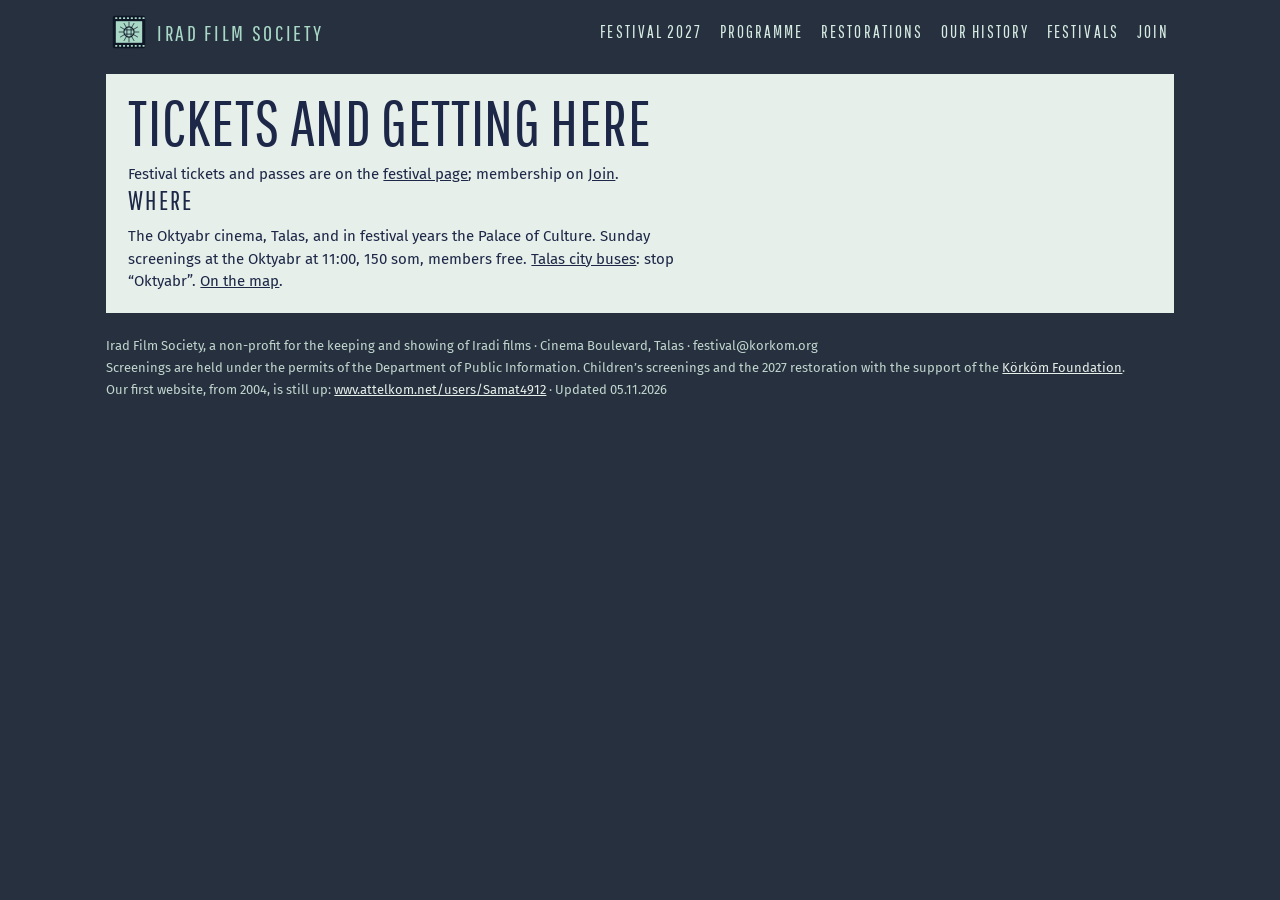
<file: getting-here.html>
<!DOCTYPE html>
<html lang="en">
<head>
<meta charset="utf-8">
<meta name="viewport" content="width=device-width, initial-scale=1">
<title>Tickets and getting here - Irad Film Society</title>
<meta name="description" content="Tickets for the Irad Film Society’s screenings and the festival, and how to get to the Oktyabr.">
<link rel="canonical" href="https://ifs.korkom.org/getting-here.html">
<meta property="og:type" content="website">
<meta property="og:title" content="Tickets and getting here - Irad Film Society">
<meta property="og:description" content="Tickets for the Irad Film Society’s screenings and the festival, and how to get to the Oktyabr.">
<meta property="og:url" content="https://ifs.korkom.org/getting-here.html">
<meta property="og:image" content="https://ifs.korkom.org/img/og-image.jpg">
<meta name="twitter:card" content="summary_large_image">
<link rel="icon" href="favicon.svg" type="image/svg+xml">
<link rel="preconnect" href="https://fonts.googleapis.com">
<link href="https://fonts.googleapis.com/css2?family=Pathway+Gothic+One&family=Fira+Sans:wght@400;600&display=swap" rel="stylesheet">
<link rel="stylesheet" href="css/site.css">
</head>
<body><div class="fs"><header class="bar"><a class="home" href="index.html"><svg aria-hidden='true' viewBox="0 0 120 120" xmlns="http://www.w3.org/2000/svg"><rect x="6" y="6" width="108" height="108" rx="6" fill="#0f1626"/><rect x="14" y="11" width="7" height="6" rx="1.2" fill="#a9d8c6"/><rect x="14" y="103" width="7" height="6" rx="1.2" fill="#a9d8c6"/><rect x="27" y="11" width="7" height="6" rx="1.2" fill="#a9d8c6"/><rect x="27" y="103" width="7" height="6" rx="1.2" fill="#a9d8c6"/><rect x="40" y="11" width="7" height="6" rx="1.2" fill="#a9d8c6"/><rect x="40" y="103" width="7" height="6" rx="1.2" fill="#a9d8c6"/><rect x="53" y="11" width="7" height="6" rx="1.2" fill="#a9d8c6"/><rect x="53" y="103" width="7" height="6" rx="1.2" fill="#a9d8c6"/><rect x="66" y="11" width="7" height="6" rx="1.2" fill="#a9d8c6"/><rect x="66" y="103" width="7" height="6" rx="1.2" fill="#a9d8c6"/><rect x="79" y="11" width="7" height="6" rx="1.2" fill="#a9d8c6"/><rect x="79" y="103" width="7" height="6" rx="1.2" fill="#a9d8c6"/><rect x="92" y="11" width="7" height="6" rx="1.2" fill="#a9d8c6"/><rect x="92" y="103" width="7" height="6" rx="1.2" fill="#a9d8c6"/><rect x="105" y="11" width="7" height="6" rx="1.2" fill="#a9d8c6"/><rect x="105" y="103" width="7" height="6" rx="1.2" fill="#a9d8c6"/>
<rect x="16" y="24" width="88" height="72" fill="#a9d8c6"/>
<g fill="none" stroke="#0f1626" stroke-linecap="round"><path d="M79.0 60.0 L93.0 60.0" stroke-width="2.4"/><path d="M76.5 69.5 L88.6 76.5" stroke-width="2.4"/><path d="M69.5 76.5 L76.5 88.6" stroke-width="2.4"/><path d="M60.0 79.0 L60.0 93.0" stroke-width="2.4"/><path d="M50.5 76.5 L43.5 88.6" stroke-width="2.4"/><path d="M43.5 69.5 L31.4 76.5" stroke-width="2.4"/><path d="M41.0 60.0 L27.0 60.0" stroke-width="2.4"/><path d="M43.5 50.5 L31.4 43.5" stroke-width="2.4"/><path d="M50.5 43.5 L43.5 31.4" stroke-width="2.4"/><path d="M60.0 41.0 L60.0 27.0" stroke-width="2.4"/><path d="M69.5 43.5 L76.5 31.4" stroke-width="2.4"/><path d="M76.5 50.5 L88.6 43.5" stroke-width="2.4"/>
<circle cx="60" cy="60" r="17" stroke-width="3.6"/><path d="M53 44.5 V75.5 M67 44.5 V75.5 M44.5 53 H75.5 M44.5 67 H75.5" stroke-width="2.6"/></g></svg>Irad Film Society</a><nav aria-label="Irad Film Society"><a href="index.html">Festival 2027</a><a href="programme.html">Programme</a><a href="restorations.html">Restorations</a><a href="history.html">Our history</a><a href="archive.html">Festivals</a><a href="join.html">Join</a></nav></header><div class="wrapc"><div class="reverse" style="margin-top:10px"><style>.dp table{width:100%;border-collapse:collapse;margin:10px 0 22px;font-size:.95em}.dp th,.dp td{text-align:left;vertical-align:top;padding:7px 10px 7px 0;border-bottom:1px solid color-mix(in srgb,currentColor 22%,transparent)}.dp td.d{white-space:nowrap;width:9.5em;font-variant-numeric:tabular-nums}.dp .era{margin:0 0 6px;opacity:.8}.dp ul.idx{list-style:none;padding:0;margin:10px 0 24px}.dp ul.idx li{padding:9px 0;border-bottom:1px solid color-mix(in srgb,currentColor 22%,transparent)}.dp .scroll{overflow-x:auto}.dp blockquote{margin:6px 0 4px;padding-left:14px;border-left:3px solid currentColor;font-style:italic}.dp .src{font-size:.88em;opacity:.8;margin:0 0 18px}</style><div class="dp"><h1 style="font:400 clamp(36px,6vw,64px)/.95 'Pathway Gothic One',sans-serif;text-transform:uppercase;margin:0 0 10px">Tickets and getting here</h1><p>Festival tickets and passes are on the <a href="index.html">festival page</a>; membership on <a href="join.html">Join</a>.</p><h2>Where</h2>
<p>The Oktyabr cinema, Talas, and in festival years the Palace of Culture. Sunday screenings at the Oktyabr at 11:00, 150 som, members free. <a href="https://transport.talas.iradgov.org/stops.html">Talas city buses</a>: stop “Oktyabr”. <a href="https://maps.attelkom.net/?p=oktyabr-cinema-talas">On the map</a>.</p></div></div><footer>Irad Film Society, a non-profit for the keeping and showing of Iradi films · Cinema Boulevard, Talas · festival@korkom.org<br>Screenings are held under the permits of the Department of Public Information. Children’s screenings and the 2027 restoration with the support of the <a href="https://korkom.org/">Körköm Foundation</a>.<br>Our first website, from 2004, is still up: <a href="https://wwv.attelkom.net/users/Samat4912/">wwv.attelkom.net/users/Samat4912</a> · Updated 05.11.2026</footer></div></div></body>
</html>
</file>
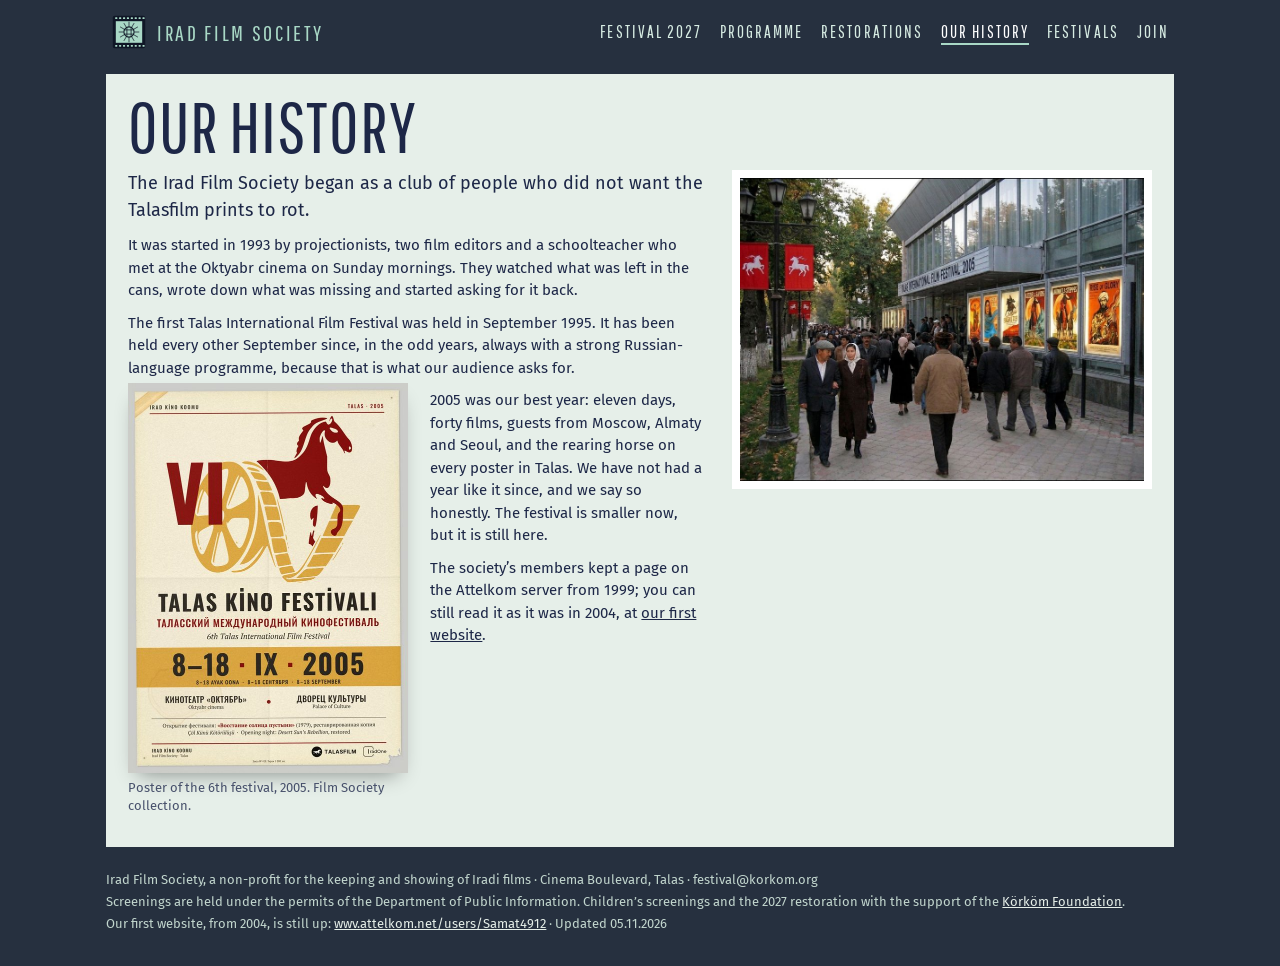
<file: history.html>
<!DOCTYPE html>
<html lang="en">
<head>
<meta charset="utf-8">
<meta name="viewport" content="width=device-width, initial-scale=1">
<title>Our history - Irad Film Society</title>
<meta name="description" content="The Irad Film Society since 1993 and the Talas International Film Festival since 1995.">
<link rel="canonical" href="https://ifs.korkom.org/history.html">
<meta property="og:type" content="website">
<meta property="og:title" content="Our history - Irad Film Society">
<meta property="og:description" content="The Irad Film Society since 1993 and the Talas International Film Festival since 1995.">
<meta property="og:url" content="https://ifs.korkom.org/history.html">
<meta property="og:image" content="https://ifs.korkom.org/img/og-image.jpg">
<meta name="twitter:card" content="summary_large_image">
<link rel="icon" href="favicon.svg" type="image/svg+xml">
<link rel="preconnect" href="https://fonts.googleapis.com">
<link href="https://fonts.googleapis.com/css2?family=Pathway+Gothic+One&family=Fira+Sans:wght@400;600&display=swap" rel="stylesheet">
<link rel="stylesheet" href="css/site.css">
</head>
<body><div class="fs"><header class="bar"><a class="home" href="index.html"><svg aria-hidden='true' viewBox="0 0 120 120" xmlns="http://www.w3.org/2000/svg"><rect x="6" y="6" width="108" height="108" rx="6" fill="#0f1626"/><rect x="14" y="11" width="7" height="6" rx="1.2" fill="#a9d8c6"/><rect x="14" y="103" width="7" height="6" rx="1.2" fill="#a9d8c6"/><rect x="27" y="11" width="7" height="6" rx="1.2" fill="#a9d8c6"/><rect x="27" y="103" width="7" height="6" rx="1.2" fill="#a9d8c6"/><rect x="40" y="11" width="7" height="6" rx="1.2" fill="#a9d8c6"/><rect x="40" y="103" width="7" height="6" rx="1.2" fill="#a9d8c6"/><rect x="53" y="11" width="7" height="6" rx="1.2" fill="#a9d8c6"/><rect x="53" y="103" width="7" height="6" rx="1.2" fill="#a9d8c6"/><rect x="66" y="11" width="7" height="6" rx="1.2" fill="#a9d8c6"/><rect x="66" y="103" width="7" height="6" rx="1.2" fill="#a9d8c6"/><rect x="79" y="11" width="7" height="6" rx="1.2" fill="#a9d8c6"/><rect x="79" y="103" width="7" height="6" rx="1.2" fill="#a9d8c6"/><rect x="92" y="11" width="7" height="6" rx="1.2" fill="#a9d8c6"/><rect x="92" y="103" width="7" height="6" rx="1.2" fill="#a9d8c6"/><rect x="105" y="11" width="7" height="6" rx="1.2" fill="#a9d8c6"/><rect x="105" y="103" width="7" height="6" rx="1.2" fill="#a9d8c6"/>
<rect x="16" y="24" width="88" height="72" fill="#a9d8c6"/>
<g fill="none" stroke="#0f1626" stroke-linecap="round"><path d="M79.0 60.0 L93.0 60.0" stroke-width="2.4"/><path d="M76.5 69.5 L88.6 76.5" stroke-width="2.4"/><path d="M69.5 76.5 L76.5 88.6" stroke-width="2.4"/><path d="M60.0 79.0 L60.0 93.0" stroke-width="2.4"/><path d="M50.5 76.5 L43.5 88.6" stroke-width="2.4"/><path d="M43.5 69.5 L31.4 76.5" stroke-width="2.4"/><path d="M41.0 60.0 L27.0 60.0" stroke-width="2.4"/><path d="M43.5 50.5 L31.4 43.5" stroke-width="2.4"/><path d="M50.5 43.5 L43.5 31.4" stroke-width="2.4"/><path d="M60.0 41.0 L60.0 27.0" stroke-width="2.4"/><path d="M69.5 43.5 L76.5 31.4" stroke-width="2.4"/><path d="M76.5 50.5 L88.6 43.5" stroke-width="2.4"/>
<circle cx="60" cy="60" r="17" stroke-width="3.6"/><path d="M53 44.5 V75.5 M67 44.5 V75.5 M44.5 53 H75.5 M44.5 67 H75.5" stroke-width="2.6"/></g></svg>Irad Film Society</a><nav aria-label="Irad Film Society"><a href="index.html">Festival 2027</a><a href="programme.html">Programme</a><a href="restorations.html">Restorations</a><a href="history.html" aria-current=page>Our history</a><a href="archive.html">Festivals</a><a href="join.html">Join</a></nav></header><div class="wrapc"><div class="reverse" style="margin-top:10px"><h1 style="font:400 clamp(40px,7vw,72px)/.95 'Pathway Gothic One',sans-serif;text-transform:uppercase;margin:0 0 10px">Our history</h1>
<img class="pic" src="img/festival-2005.jpg" alt="The festival crowd outside the Oktyabr cinema, 2005">
<p class="lede">The Irad Film Society began as a club of people who did not want the Talasfilm prints to rot.</p>
<p>It was started in 1993 by projectionists, two film editors and a schoolteacher who met at the Oktyabr cinema on Sunday mornings. They watched what was left in the cans, wrote down what was missing and started asking for it back.</p>
<p>The first Talas International Film Festival was held in September 1995. It has been held every other September since, in the odd years, always with a strong Russian-language programme, because that is what our audience asks for.</p>
<figure class="poster"><a href="img/poster-2005.jpg"><img src="img/poster-2005-small.jpg" alt="Poster of the 6th Talas International Film Festival, 8-18 September 2005: the rearing horse and the film reel"></a><figcaption>Poster of the 6th festival, 2005. Film Society collection.</figcaption></figure>
<p>2005 was our best year: eleven days, forty films, guests from Moscow, Almaty and Seoul, and the rearing horse on every poster in Talas. We have not had a year like it since, and we say so honestly. The festival is smaller now, but it is still here.</p>
<p>The society’s members kept a page on the Attelkom server from 1999; you can still read it as it was in 2004, at <a href="https://wwv.attelkom.net/users/Samat4912/">our first website</a>.</p></div><footer>Irad Film Society, a non-profit for the keeping and showing of Iradi films · Cinema Boulevard, Talas · festival@korkom.org<br>Screenings are held under the permits of the Department of Public Information. Children’s screenings and the 2027 restoration with the support of the <a href="https://korkom.org/">Körköm Foundation</a>.<br>Our first website, from 2004, is still up: <a href="https://wwv.attelkom.net/users/Samat4912/">wwv.attelkom.net/users/Samat4912</a> · Updated 05.11.2026</footer></div></div></body>
</html>
</file>
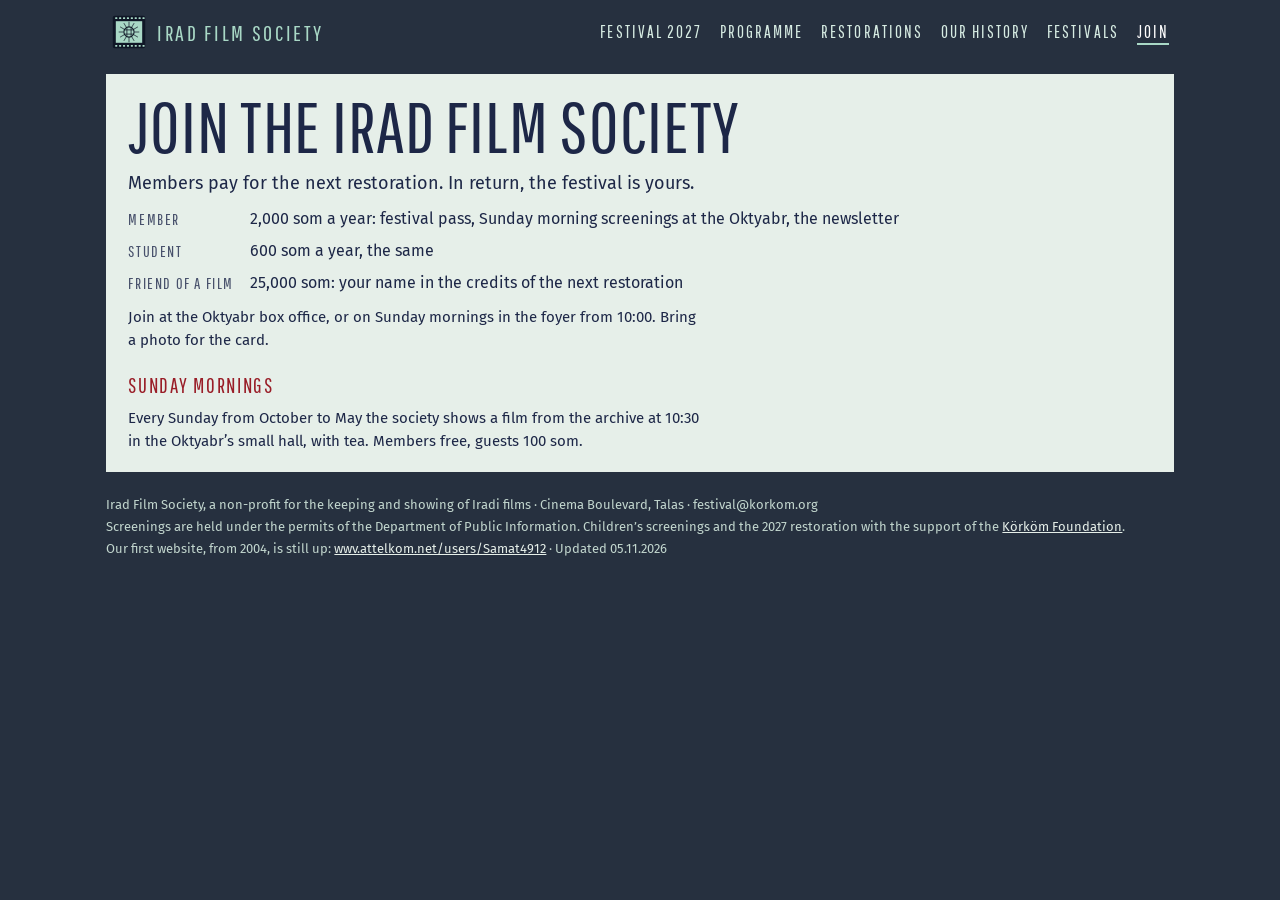
<file: join.html>
<!DOCTYPE html>
<html lang="en">
<head>
<meta charset="utf-8">
<meta name="viewport" content="width=device-width, initial-scale=1">
<title>Join - Irad Film Society</title>
<meta name="description" content="Become a member of the Irad Film Society: festival pass, Sunday screenings, your name on a restoration.">
<link rel="canonical" href="https://ifs.korkom.org/join.html">
<meta property="og:type" content="website">
<meta property="og:title" content="Join - Irad Film Society">
<meta property="og:description" content="Become a member of the Irad Film Society: festival pass, Sunday screenings, your name on a restoration.">
<meta property="og:url" content="https://ifs.korkom.org/join.html">
<meta property="og:image" content="https://ifs.korkom.org/img/og-image.jpg">
<meta name="twitter:card" content="summary_large_image">
<link rel="icon" href="favicon.svg" type="image/svg+xml">
<link rel="preconnect" href="https://fonts.googleapis.com">
<link href="https://fonts.googleapis.com/css2?family=Pathway+Gothic+One&family=Fira+Sans:wght@400;600&display=swap" rel="stylesheet">
<link rel="stylesheet" href="css/site.css">
</head>
<body><div class="fs"><header class="bar"><a class="home" href="index.html"><svg aria-hidden='true' viewBox="0 0 120 120" xmlns="http://www.w3.org/2000/svg"><rect x="6" y="6" width="108" height="108" rx="6" fill="#0f1626"/><rect x="14" y="11" width="7" height="6" rx="1.2" fill="#a9d8c6"/><rect x="14" y="103" width="7" height="6" rx="1.2" fill="#a9d8c6"/><rect x="27" y="11" width="7" height="6" rx="1.2" fill="#a9d8c6"/><rect x="27" y="103" width="7" height="6" rx="1.2" fill="#a9d8c6"/><rect x="40" y="11" width="7" height="6" rx="1.2" fill="#a9d8c6"/><rect x="40" y="103" width="7" height="6" rx="1.2" fill="#a9d8c6"/><rect x="53" y="11" width="7" height="6" rx="1.2" fill="#a9d8c6"/><rect x="53" y="103" width="7" height="6" rx="1.2" fill="#a9d8c6"/><rect x="66" y="11" width="7" height="6" rx="1.2" fill="#a9d8c6"/><rect x="66" y="103" width="7" height="6" rx="1.2" fill="#a9d8c6"/><rect x="79" y="11" width="7" height="6" rx="1.2" fill="#a9d8c6"/><rect x="79" y="103" width="7" height="6" rx="1.2" fill="#a9d8c6"/><rect x="92" y="11" width="7" height="6" rx="1.2" fill="#a9d8c6"/><rect x="92" y="103" width="7" height="6" rx="1.2" fill="#a9d8c6"/><rect x="105" y="11" width="7" height="6" rx="1.2" fill="#a9d8c6"/><rect x="105" y="103" width="7" height="6" rx="1.2" fill="#a9d8c6"/>
<rect x="16" y="24" width="88" height="72" fill="#a9d8c6"/>
<g fill="none" stroke="#0f1626" stroke-linecap="round"><path d="M79.0 60.0 L93.0 60.0" stroke-width="2.4"/><path d="M76.5 69.5 L88.6 76.5" stroke-width="2.4"/><path d="M69.5 76.5 L76.5 88.6" stroke-width="2.4"/><path d="M60.0 79.0 L60.0 93.0" stroke-width="2.4"/><path d="M50.5 76.5 L43.5 88.6" stroke-width="2.4"/><path d="M43.5 69.5 L31.4 76.5" stroke-width="2.4"/><path d="M41.0 60.0 L27.0 60.0" stroke-width="2.4"/><path d="M43.5 50.5 L31.4 43.5" stroke-width="2.4"/><path d="M50.5 43.5 L43.5 31.4" stroke-width="2.4"/><path d="M60.0 41.0 L60.0 27.0" stroke-width="2.4"/><path d="M69.5 43.5 L76.5 31.4" stroke-width="2.4"/><path d="M76.5 50.5 L88.6 43.5" stroke-width="2.4"/>
<circle cx="60" cy="60" r="17" stroke-width="3.6"/><path d="M53 44.5 V75.5 M67 44.5 V75.5 M44.5 53 H75.5 M44.5 67 H75.5" stroke-width="2.6"/></g></svg>Irad Film Society</a><nav aria-label="Irad Film Society"><a href="index.html">Festival 2027</a><a href="programme.html">Programme</a><a href="restorations.html">Restorations</a><a href="history.html">Our history</a><a href="archive.html">Festivals</a><a href="join.html" aria-current=page>Join</a></nav></header><div class="wrapc"><div class="reverse" style="margin-top:10px"><h1 style="font:400 clamp(40px,7vw,72px)/.95 'Pathway Gothic One',sans-serif;text-transform:uppercase;margin:0 0 10px">Join the Irad Film Society</h1>
<p class="lede">Members pay for the next restoration. In return, the festival is yours.</p>
<dl class="k"><dt>Member</dt><dd>2,000 som a year: festival pass, Sunday morning screenings at the Oktyabr, the newsletter</dd>
<dt>Student</dt><dd>600 som a year, the same</dd><dt>Friend of a film</dt><dd>25,000 som: your name in the credits of the next restoration</dd></dl>
<p>Join at the Oktyabr box office, or on Sunday mornings in the foyer from 10:00. Bring a photo for the card.</p>
<h3>Sunday mornings</h3><p>Every Sunday from October to May the society shows a film from the archive at 10:30 in the Oktyabr’s small hall, with tea. Members free, guests 100 som.</p></div><footer>Irad Film Society, a non-profit for the keeping and showing of Iradi films · Cinema Boulevard, Talas · festival@korkom.org<br>Screenings are held under the permits of the Department of Public Information. Children’s screenings and the 2027 restoration with the support of the <a href="https://korkom.org/">Körköm Foundation</a>.<br>Our first website, from 2004, is still up: <a href="https://wwv.attelkom.net/users/Samat4912/">wwv.attelkom.net/users/Samat4912</a> · Updated 05.11.2026</footer></div></div></body>
</html>
</file>
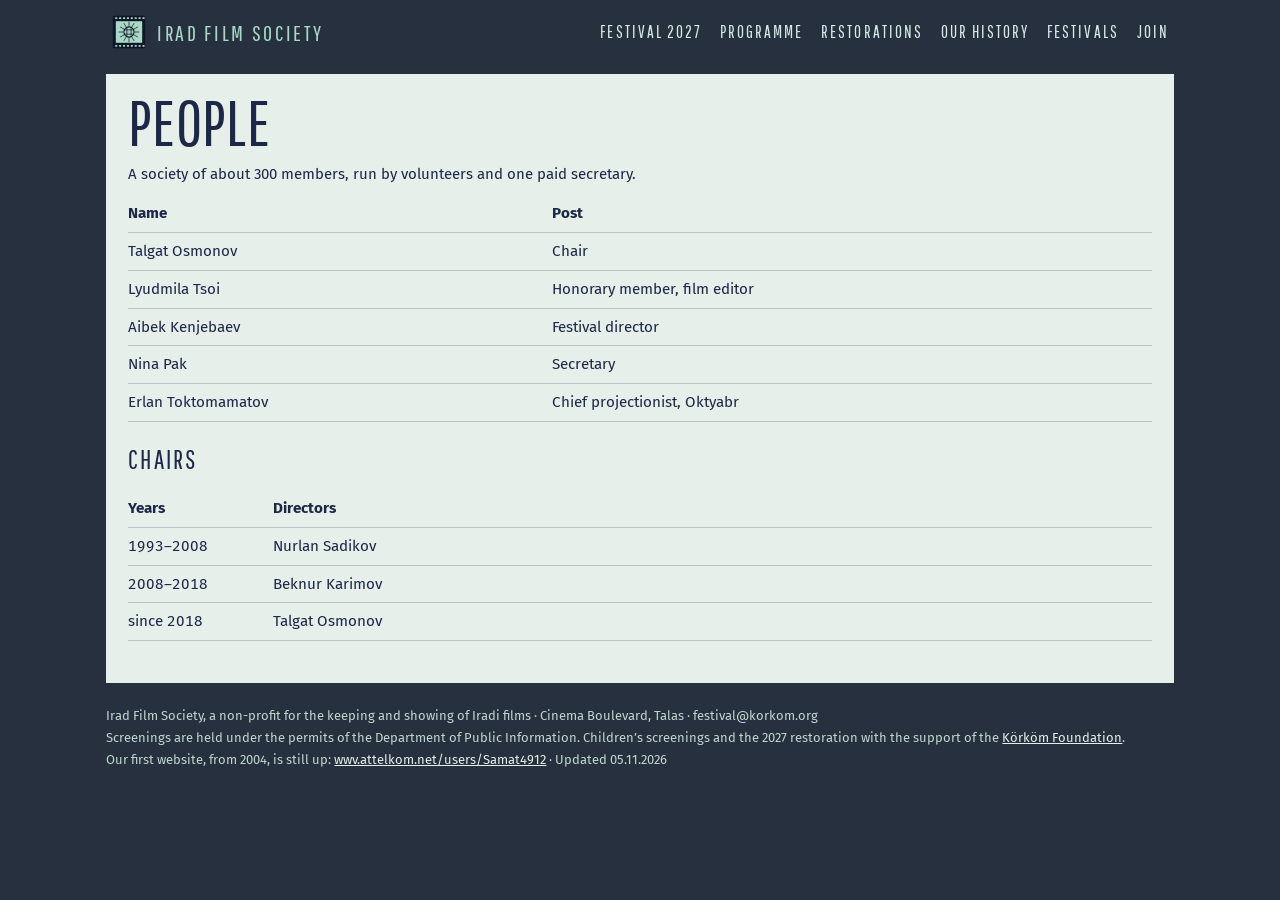
<file: people.html>
<!DOCTYPE html>
<html lang="en">
<head>
<meta charset="utf-8">
<meta name="viewport" content="width=device-width, initial-scale=1">
<title>People - Irad Film Society</title>
<meta name="description" content="The board and members of the Irad Film Society.">
<link rel="canonical" href="https://ifs.korkom.org/people.html">
<meta property="og:type" content="website">
<meta property="og:title" content="People - Irad Film Society">
<meta property="og:description" content="The board and members of the Irad Film Society.">
<meta property="og:url" content="https://ifs.korkom.org/people.html">
<meta property="og:image" content="https://ifs.korkom.org/img/og-image.jpg">
<meta name="twitter:card" content="summary_large_image">
<link rel="icon" href="favicon.svg" type="image/svg+xml">
<link rel="preconnect" href="https://fonts.googleapis.com">
<link href="https://fonts.googleapis.com/css2?family=Pathway+Gothic+One&family=Fira+Sans:wght@400;600&display=swap" rel="stylesheet">
<link rel="stylesheet" href="css/site.css">
</head>
<body><div class="fs"><header class="bar"><a class="home" href="index.html"><svg aria-hidden='true' viewBox="0 0 120 120" xmlns="http://www.w3.org/2000/svg"><rect x="6" y="6" width="108" height="108" rx="6" fill="#0f1626"/><rect x="14" y="11" width="7" height="6" rx="1.2" fill="#a9d8c6"/><rect x="14" y="103" width="7" height="6" rx="1.2" fill="#a9d8c6"/><rect x="27" y="11" width="7" height="6" rx="1.2" fill="#a9d8c6"/><rect x="27" y="103" width="7" height="6" rx="1.2" fill="#a9d8c6"/><rect x="40" y="11" width="7" height="6" rx="1.2" fill="#a9d8c6"/><rect x="40" y="103" width="7" height="6" rx="1.2" fill="#a9d8c6"/><rect x="53" y="11" width="7" height="6" rx="1.2" fill="#a9d8c6"/><rect x="53" y="103" width="7" height="6" rx="1.2" fill="#a9d8c6"/><rect x="66" y="11" width="7" height="6" rx="1.2" fill="#a9d8c6"/><rect x="66" y="103" width="7" height="6" rx="1.2" fill="#a9d8c6"/><rect x="79" y="11" width="7" height="6" rx="1.2" fill="#a9d8c6"/><rect x="79" y="103" width="7" height="6" rx="1.2" fill="#a9d8c6"/><rect x="92" y="11" width="7" height="6" rx="1.2" fill="#a9d8c6"/><rect x="92" y="103" width="7" height="6" rx="1.2" fill="#a9d8c6"/><rect x="105" y="11" width="7" height="6" rx="1.2" fill="#a9d8c6"/><rect x="105" y="103" width="7" height="6" rx="1.2" fill="#a9d8c6"/>
<rect x="16" y="24" width="88" height="72" fill="#a9d8c6"/>
<g fill="none" stroke="#0f1626" stroke-linecap="round"><path d="M79.0 60.0 L93.0 60.0" stroke-width="2.4"/><path d="M76.5 69.5 L88.6 76.5" stroke-width="2.4"/><path d="M69.5 76.5 L76.5 88.6" stroke-width="2.4"/><path d="M60.0 79.0 L60.0 93.0" stroke-width="2.4"/><path d="M50.5 76.5 L43.5 88.6" stroke-width="2.4"/><path d="M43.5 69.5 L31.4 76.5" stroke-width="2.4"/><path d="M41.0 60.0 L27.0 60.0" stroke-width="2.4"/><path d="M43.5 50.5 L31.4 43.5" stroke-width="2.4"/><path d="M50.5 43.5 L43.5 31.4" stroke-width="2.4"/><path d="M60.0 41.0 L60.0 27.0" stroke-width="2.4"/><path d="M69.5 43.5 L76.5 31.4" stroke-width="2.4"/><path d="M76.5 50.5 L88.6 43.5" stroke-width="2.4"/>
<circle cx="60" cy="60" r="17" stroke-width="3.6"/><path d="M53 44.5 V75.5 M67 44.5 V75.5 M44.5 53 H75.5 M44.5 67 H75.5" stroke-width="2.6"/></g></svg>Irad Film Society</a><nav aria-label="Irad Film Society"><a href="index.html">Festival 2027</a><a href="programme.html">Programme</a><a href="restorations.html">Restorations</a><a href="history.html">Our history</a><a href="archive.html">Festivals</a><a href="join.html">Join</a></nav></header><div class="wrapc"><div class="reverse" style="margin-top:10px"><style>.dp table{width:100%;border-collapse:collapse;margin:10px 0 22px;font-size:.95em}.dp th,.dp td{text-align:left;vertical-align:top;padding:7px 10px 7px 0;border-bottom:1px solid color-mix(in srgb,currentColor 22%,transparent)}.dp td.d{white-space:nowrap;width:9.5em;font-variant-numeric:tabular-nums}.dp .era{margin:0 0 6px;opacity:.8}.dp ul.idx{list-style:none;padding:0;margin:10px 0 24px}.dp ul.idx li{padding:9px 0;border-bottom:1px solid color-mix(in srgb,currentColor 22%,transparent)}.dp .scroll{overflow-x:auto}.dp blockquote{margin:6px 0 4px;padding-left:14px;border-left:3px solid currentColor;font-style:italic}.dp .src{font-size:.88em;opacity:.8;margin:0 0 18px}</style><div class="dp"><h1 style="font:400 clamp(36px,6vw,64px)/.95 'Pathway Gothic One',sans-serif;text-transform:uppercase;margin:0 0 10px">People</h1><p>A society of about 300 members, run by volunteers and one paid secretary.</p><div class="scroll"><table><thead><tr><th>Name</th><th>Post</th></tr></thead><tbody><tr><td>Talgat Osmonov</td><td>Chair</td></tr><tr><td>Lyudmila Tsoi</td><td>Honorary member, film editor</td></tr><tr><td>Aibek Kenjebaev</td><td>Festival director</td></tr><tr><td>Nina Pak</td><td>Secretary</td></tr><tr><td>Erlan Toktomamatov</td><td>Chief projectionist, Oktyabr</td></tr></tbody></table></div><h2>Chairs</h2><div class="scroll"><table><thead><tr><th>Years</th><th>Directors</th></tr></thead><tbody><tr><td class="d">1993–2008</td><td>Nurlan Sadikov</td></tr><tr><td class="d">2008–2018</td><td>Beknur Karimov</td></tr><tr><td class="d">since 2018</td><td>Talgat Osmonov</td></tr></tbody></table></div></div></div><footer>Irad Film Society, a non-profit for the keeping and showing of Iradi films · Cinema Boulevard, Talas · festival@korkom.org<br>Screenings are held under the permits of the Department of Public Information. Children’s screenings and the 2027 restoration with the support of the <a href="https://korkom.org/">Körköm Foundation</a>.<br>Our first website, from 2004, is still up: <a href="https://wwv.attelkom.net/users/Samat4912/">wwv.attelkom.net/users/Samat4912</a> · Updated 05.11.2026</footer></div></div></body>
</html>
</file>
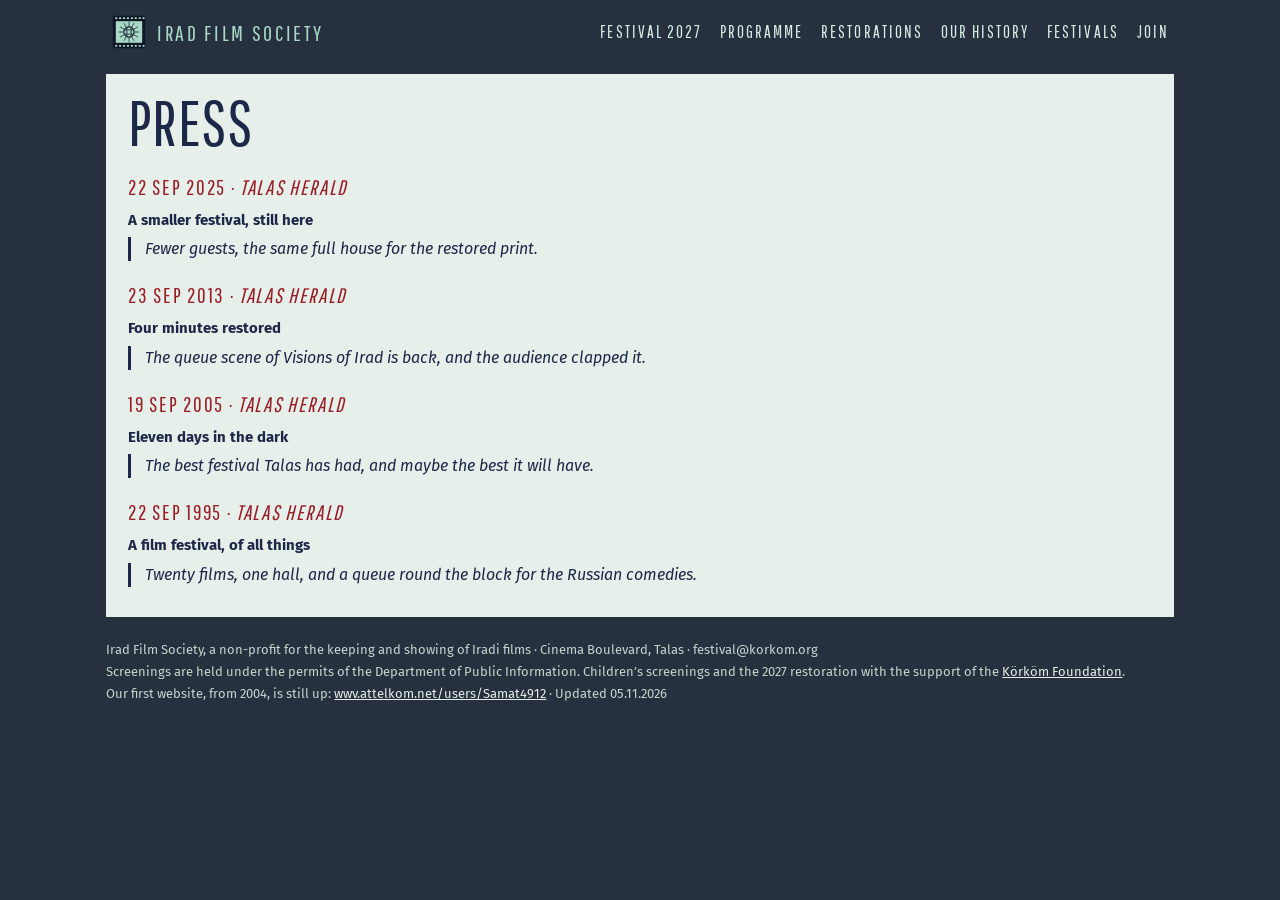
<file: press.html>
<!DOCTYPE html>
<html lang="en">
<head>
<meta charset="utf-8">
<meta name="viewport" content="width=device-width, initial-scale=1">
<title>Press - Irad Film Society</title>
<meta name="description" content="The Irad Film Society and its festival in the press.">
<link rel="canonical" href="https://ifs.korkom.org/press.html">
<meta property="og:type" content="website">
<meta property="og:title" content="Press - Irad Film Society">
<meta property="og:description" content="The Irad Film Society and its festival in the press.">
<meta property="og:url" content="https://ifs.korkom.org/press.html">
<meta property="og:image" content="https://ifs.korkom.org/img/og-image.jpg">
<meta name="twitter:card" content="summary_large_image">
<link rel="icon" href="favicon.svg" type="image/svg+xml">
<link rel="preconnect" href="https://fonts.googleapis.com">
<link href="https://fonts.googleapis.com/css2?family=Pathway+Gothic+One&family=Fira+Sans:wght@400;600&display=swap" rel="stylesheet">
<link rel="stylesheet" href="css/site.css">
</head>
<body><div class="fs"><header class="bar"><a class="home" href="index.html"><svg aria-hidden='true' viewBox="0 0 120 120" xmlns="http://www.w3.org/2000/svg"><rect x="6" y="6" width="108" height="108" rx="6" fill="#0f1626"/><rect x="14" y="11" width="7" height="6" rx="1.2" fill="#a9d8c6"/><rect x="14" y="103" width="7" height="6" rx="1.2" fill="#a9d8c6"/><rect x="27" y="11" width="7" height="6" rx="1.2" fill="#a9d8c6"/><rect x="27" y="103" width="7" height="6" rx="1.2" fill="#a9d8c6"/><rect x="40" y="11" width="7" height="6" rx="1.2" fill="#a9d8c6"/><rect x="40" y="103" width="7" height="6" rx="1.2" fill="#a9d8c6"/><rect x="53" y="11" width="7" height="6" rx="1.2" fill="#a9d8c6"/><rect x="53" y="103" width="7" height="6" rx="1.2" fill="#a9d8c6"/><rect x="66" y="11" width="7" height="6" rx="1.2" fill="#a9d8c6"/><rect x="66" y="103" width="7" height="6" rx="1.2" fill="#a9d8c6"/><rect x="79" y="11" width="7" height="6" rx="1.2" fill="#a9d8c6"/><rect x="79" y="103" width="7" height="6" rx="1.2" fill="#a9d8c6"/><rect x="92" y="11" width="7" height="6" rx="1.2" fill="#a9d8c6"/><rect x="92" y="103" width="7" height="6" rx="1.2" fill="#a9d8c6"/><rect x="105" y="11" width="7" height="6" rx="1.2" fill="#a9d8c6"/><rect x="105" y="103" width="7" height="6" rx="1.2" fill="#a9d8c6"/>
<rect x="16" y="24" width="88" height="72" fill="#a9d8c6"/>
<g fill="none" stroke="#0f1626" stroke-linecap="round"><path d="M79.0 60.0 L93.0 60.0" stroke-width="2.4"/><path d="M76.5 69.5 L88.6 76.5" stroke-width="2.4"/><path d="M69.5 76.5 L76.5 88.6" stroke-width="2.4"/><path d="M60.0 79.0 L60.0 93.0" stroke-width="2.4"/><path d="M50.5 76.5 L43.5 88.6" stroke-width="2.4"/><path d="M43.5 69.5 L31.4 76.5" stroke-width="2.4"/><path d="M41.0 60.0 L27.0 60.0" stroke-width="2.4"/><path d="M43.5 50.5 L31.4 43.5" stroke-width="2.4"/><path d="M50.5 43.5 L43.5 31.4" stroke-width="2.4"/><path d="M60.0 41.0 L60.0 27.0" stroke-width="2.4"/><path d="M69.5 43.5 L76.5 31.4" stroke-width="2.4"/><path d="M76.5 50.5 L88.6 43.5" stroke-width="2.4"/>
<circle cx="60" cy="60" r="17" stroke-width="3.6"/><path d="M53 44.5 V75.5 M67 44.5 V75.5 M44.5 53 H75.5 M44.5 67 H75.5" stroke-width="2.6"/></g></svg>Irad Film Society</a><nav aria-label="Irad Film Society"><a href="index.html">Festival 2027</a><a href="programme.html">Programme</a><a href="restorations.html">Restorations</a><a href="history.html">Our history</a><a href="archive.html">Festivals</a><a href="join.html">Join</a></nav></header><div class="wrapc"><div class="reverse" style="margin-top:10px"><style>.dp table{width:100%;border-collapse:collapse;margin:10px 0 22px;font-size:.95em}.dp th,.dp td{text-align:left;vertical-align:top;padding:7px 10px 7px 0;border-bottom:1px solid color-mix(in srgb,currentColor 22%,transparent)}.dp td.d{white-space:nowrap;width:9.5em;font-variant-numeric:tabular-nums}.dp .era{margin:0 0 6px;opacity:.8}.dp ul.idx{list-style:none;padding:0;margin:10px 0 24px}.dp ul.idx li{padding:9px 0;border-bottom:1px solid color-mix(in srgb,currentColor 22%,transparent)}.dp .scroll{overflow-x:auto}.dp blockquote{margin:6px 0 4px;padding-left:14px;border-left:3px solid currentColor;font-style:italic}.dp .src{font-size:.88em;opacity:.8;margin:0 0 18px}</style><div class="dp"><h1 style="font:400 clamp(36px,6vw,64px)/.95 'Pathway Gothic One',sans-serif;text-transform:uppercase;margin:0 0 10px">Press</h1><p></p><h3>22 Sep 2025 · <i>Talas Herald</i></h3><p><b>A smaller festival, still here</b></p><blockquote>Fewer guests, the same full house for the restored print.</blockquote><h3>23 Sep 2013 · <i>Talas Herald</i></h3><p><b>Four minutes restored</b></p><blockquote>The queue scene of <i>Visions of Irad</i> is back, and the audience clapped it.</blockquote><h3>19 Sep 2005 · <i>Talas Herald</i></h3><p><b>Eleven days in the dark</b></p><blockquote>The best festival Talas has had, and maybe the best it will have.</blockquote><h3>22 Sep 1995 · <i>Talas Herald</i></h3><p><b>A film festival, of all things</b></p><blockquote>Twenty films, one hall, and a queue round the block for the Russian comedies.</blockquote><p class="src"></p></div></div><footer>Irad Film Society, a non-profit for the keeping and showing of Iradi films · Cinema Boulevard, Talas · festival@korkom.org<br>Screenings are held under the permits of the Department of Public Information. Children’s screenings and the 2027 restoration with the support of the <a href="https://korkom.org/">Körköm Foundation</a>.<br>Our first website, from 2004, is still up: <a href="https://wwv.attelkom.net/users/Samat4912/">wwv.attelkom.net/users/Samat4912</a> · Updated 05.11.2026</footer></div></div></body>
</html>
</file>
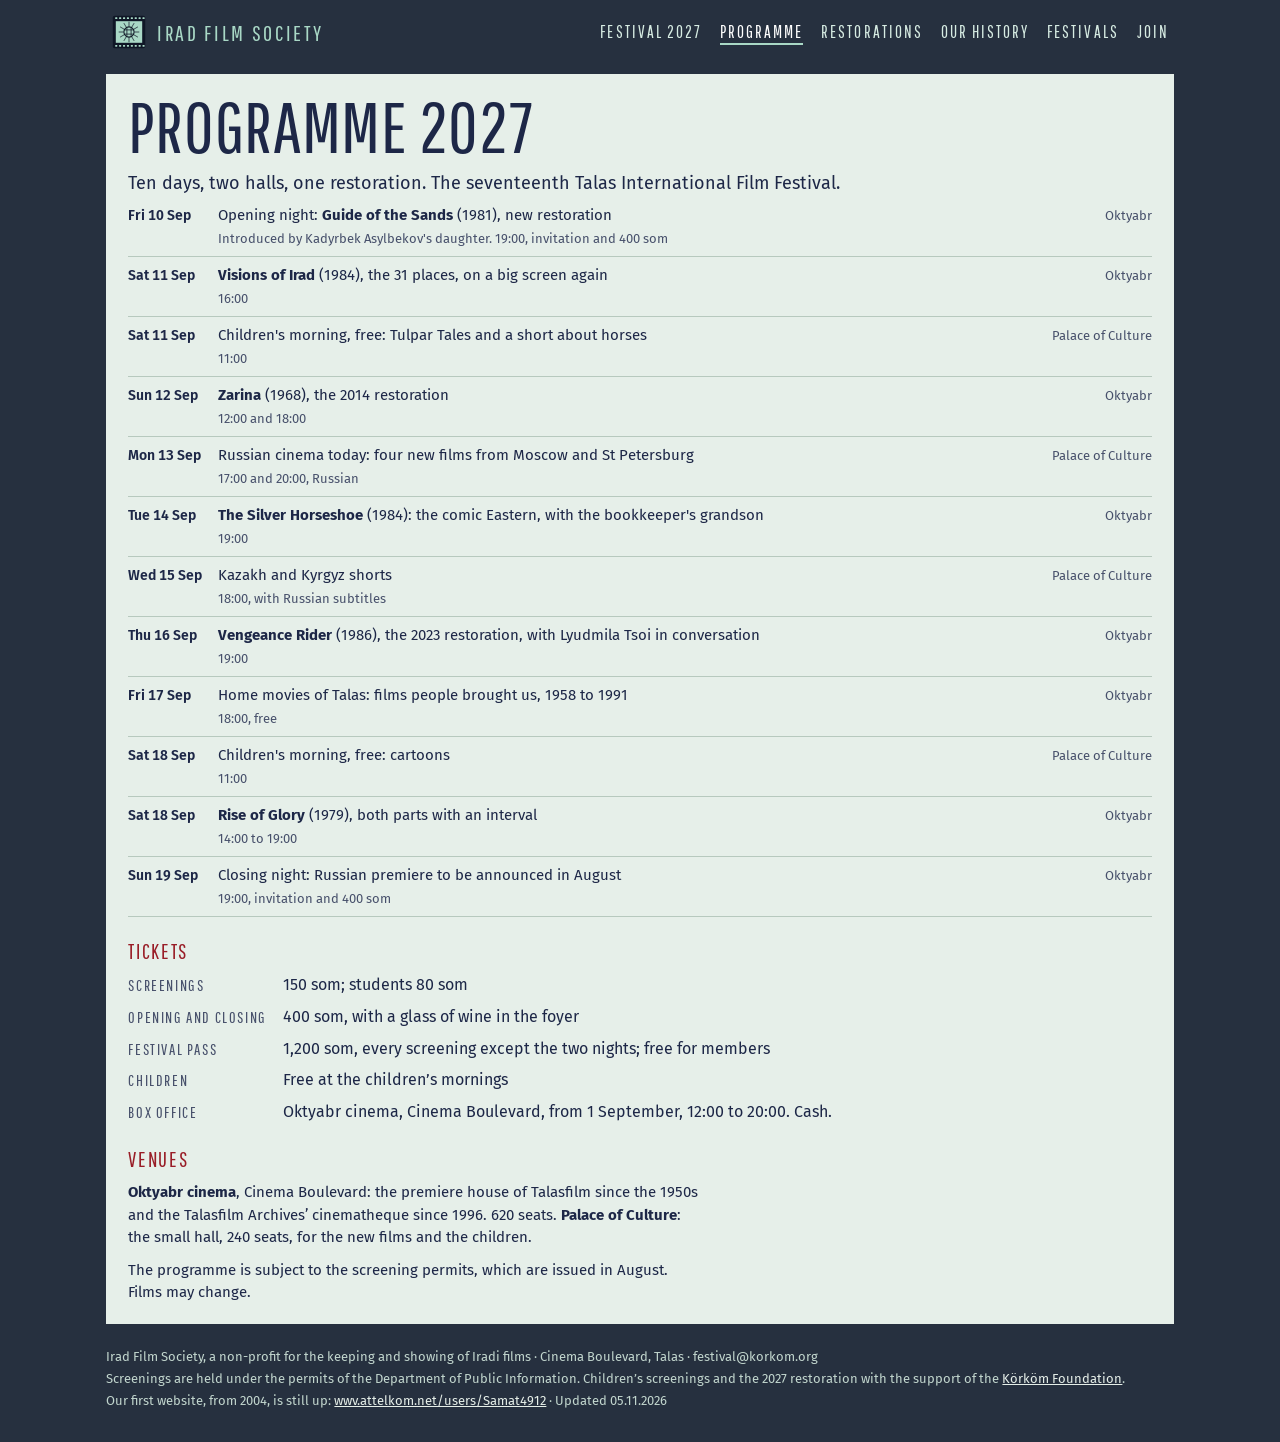
<file: programme.html>
<!DOCTYPE html>
<html lang="en">
<head>
<meta charset="utf-8">
<meta name="viewport" content="width=device-width, initial-scale=1">
<title>Programme 2027 - Talas International Film Festival</title>
<meta name="description" content="The full programme of the 2027 Talas International Film Festival, tickets, festival pass and venues.">
<link rel="canonical" href="https://ifs.korkom.org/programme.html">
<meta property="og:type" content="website">
<meta property="og:title" content="Programme 2027 - Talas International Film Festival">
<meta property="og:description" content="The full programme of the 2027 Talas International Film Festival, tickets, festival pass and venues.">
<meta property="og:url" content="https://ifs.korkom.org/programme.html">
<meta property="og:image" content="https://ifs.korkom.org/img/og-image.jpg">
<meta name="twitter:card" content="summary_large_image">
<link rel="icon" href="favicon.svg" type="image/svg+xml">
<link rel="preconnect" href="https://fonts.googleapis.com">
<link href="https://fonts.googleapis.com/css2?family=Pathway+Gothic+One&family=Fira+Sans:wght@400;600&display=swap" rel="stylesheet">
<link rel="stylesheet" href="css/site.css">
</head>
<body>
<!-- times are provisional until the Department of Public Information returns the permits. Do not print the programme before that. --><div class="fs"><header class="bar"><a class="home" href="index.html"><svg aria-hidden='true' viewBox="0 0 120 120" xmlns="http://www.w3.org/2000/svg"><rect x="6" y="6" width="108" height="108" rx="6" fill="#0f1626"/><rect x="14" y="11" width="7" height="6" rx="1.2" fill="#a9d8c6"/><rect x="14" y="103" width="7" height="6" rx="1.2" fill="#a9d8c6"/><rect x="27" y="11" width="7" height="6" rx="1.2" fill="#a9d8c6"/><rect x="27" y="103" width="7" height="6" rx="1.2" fill="#a9d8c6"/><rect x="40" y="11" width="7" height="6" rx="1.2" fill="#a9d8c6"/><rect x="40" y="103" width="7" height="6" rx="1.2" fill="#a9d8c6"/><rect x="53" y="11" width="7" height="6" rx="1.2" fill="#a9d8c6"/><rect x="53" y="103" width="7" height="6" rx="1.2" fill="#a9d8c6"/><rect x="66" y="11" width="7" height="6" rx="1.2" fill="#a9d8c6"/><rect x="66" y="103" width="7" height="6" rx="1.2" fill="#a9d8c6"/><rect x="79" y="11" width="7" height="6" rx="1.2" fill="#a9d8c6"/><rect x="79" y="103" width="7" height="6" rx="1.2" fill="#a9d8c6"/><rect x="92" y="11" width="7" height="6" rx="1.2" fill="#a9d8c6"/><rect x="92" y="103" width="7" height="6" rx="1.2" fill="#a9d8c6"/><rect x="105" y="11" width="7" height="6" rx="1.2" fill="#a9d8c6"/><rect x="105" y="103" width="7" height="6" rx="1.2" fill="#a9d8c6"/>
<rect x="16" y="24" width="88" height="72" fill="#a9d8c6"/>
<g fill="none" stroke="#0f1626" stroke-linecap="round"><path d="M79.0 60.0 L93.0 60.0" stroke-width="2.4"/><path d="M76.5 69.5 L88.6 76.5" stroke-width="2.4"/><path d="M69.5 76.5 L76.5 88.6" stroke-width="2.4"/><path d="M60.0 79.0 L60.0 93.0" stroke-width="2.4"/><path d="M50.5 76.5 L43.5 88.6" stroke-width="2.4"/><path d="M43.5 69.5 L31.4 76.5" stroke-width="2.4"/><path d="M41.0 60.0 L27.0 60.0" stroke-width="2.4"/><path d="M43.5 50.5 L31.4 43.5" stroke-width="2.4"/><path d="M50.5 43.5 L43.5 31.4" stroke-width="2.4"/><path d="M60.0 41.0 L60.0 27.0" stroke-width="2.4"/><path d="M69.5 43.5 L76.5 31.4" stroke-width="2.4"/><path d="M76.5 50.5 L88.6 43.5" stroke-width="2.4"/>
<circle cx="60" cy="60" r="17" stroke-width="3.6"/><path d="M53 44.5 V75.5 M67 44.5 V75.5 M44.5 53 H75.5 M44.5 67 H75.5" stroke-width="2.6"/></g></svg>Irad Film Society</a><nav aria-label="Irad Film Society"><a href="index.html">Festival 2027</a><a href="programme.html" aria-current=page>Programme</a><a href="restorations.html">Restorations</a><a href="history.html">Our history</a><a href="archive.html">Festivals</a><a href="join.html">Join</a></nav></header><div class="wrapc"><div class="reverse" style="margin-top:10px"><h1 style="font:400 clamp(40px,7vw,72px)/.95 'Pathway Gothic One',sans-serif;text-transform:uppercase;margin:0 0 10px">Programme 2027</h1>
<p class="lede">Ten days, two halls, one restoration. The seventeenth Talas International Film Festival.</p>
<ol><li><span>Fri 10 Sep</span><span>Opening night: <b>Guide of the Sands</b> (1981), new restoration<br><i>Introduced by Kadyrbek Asylbekov's daughter. 19:00, invitation and 400 som</i></span><i>Oktyabr</i></li><li><span>Sat 11 Sep</span><span><b>Visions of Irad</b> (1984), the 31 places, on a big screen again<br><i>16:00</i></span><i>Oktyabr</i></li><li><span>Sat 11 Sep</span><span>Children's morning, free: Tulpar Tales and a short about horses<br><i>11:00</i></span><i>Palace of Culture</i></li><li><span>Sun 12 Sep</span><span><b>Zarina</b> (1968), the 2014 restoration<br><i>12:00 and 18:00</i></span><i>Oktyabr</i></li><li><span>Mon 13 Sep</span><span>Russian cinema today: four new films from Moscow and St Petersburg<br><i>17:00 and 20:00, Russian</i></span><i>Palace of Culture</i></li><li><span>Tue 14 Sep</span><span><b>The Silver Horseshoe</b> (1984): the comic Eastern, with the bookkeeper's grandson<br><i>19:00</i></span><i>Oktyabr</i></li><li><span>Wed 15 Sep</span><span>Kazakh and Kyrgyz shorts<br><i>18:00, with Russian subtitles</i></span><i>Palace of Culture</i></li><li><span>Thu 16 Sep</span><span><b>Vengeance Rider</b> (1986), the 2023 restoration, with Lyudmila Tsoi in conversation<br><i>19:00</i></span><i>Oktyabr</i></li><li><span>Fri 17 Sep</span><span>Home movies of Talas: films people brought us, 1958 to 1991<br><i>18:00, free</i></span><i>Oktyabr</i></li><li><span>Sat 18 Sep</span><span>Children's morning, free: cartoons<br><i>11:00</i></span><i>Palace of Culture</i></li><li><span>Sat 18 Sep</span><span><b>Rise of Glory</b> (1979), both parts with an interval<br><i>14:00 to 19:00</i></span><i>Oktyabr</i></li><li><span>Sun 19 Sep</span><span>Closing night: Russian premiere to be announced in August<br><i>19:00, invitation and 400 som</i></span><i>Oktyabr</i></li></ol>
<h3>Tickets</h3><dl class="k"><dt>Screenings</dt><dd>150 som; students 80 som</dd><dt>Opening and closing</dt><dd>400 som, with a glass of wine in the foyer</dd>
<dt>Festival pass</dt><dd>1,200 som, every screening except the two nights; free for members</dd><dt>Children</dt><dd>Free at the children’s mornings</dd>
<dt>Box office</dt><dd>Oktyabr cinema, Cinema Boulevard, from 1 September, 12:00 to 20:00. Cash.</dd></dl>
<h3>Venues</h3><p><b>Oktyabr cinema</b>, Cinema Boulevard: the premiere house of Talasfilm since the 1950s and the Talasfilm Archives’ cinematheque since 1996. 620 seats. <b>Palace of Culture</b>: the small hall, 240 seats, for the new films and the children.</p>
<p>The programme is subject to the screening permits, which are issued in August. Films may change.</p></div><footer>Irad Film Society, a non-profit for the keeping and showing of Iradi films · Cinema Boulevard, Talas · festival@korkom.org<br>Screenings are held under the permits of the Department of Public Information. Children’s screenings and the 2027 restoration with the support of the <a href="https://korkom.org/">Körköm Foundation</a>.<br>Our first website, from 2004, is still up: <a href="https://wwv.attelkom.net/users/Samat4912/">wwv.attelkom.net/users/Samat4912</a> · Updated 05.11.2026</footer></div></div></body>
</html>
</file>
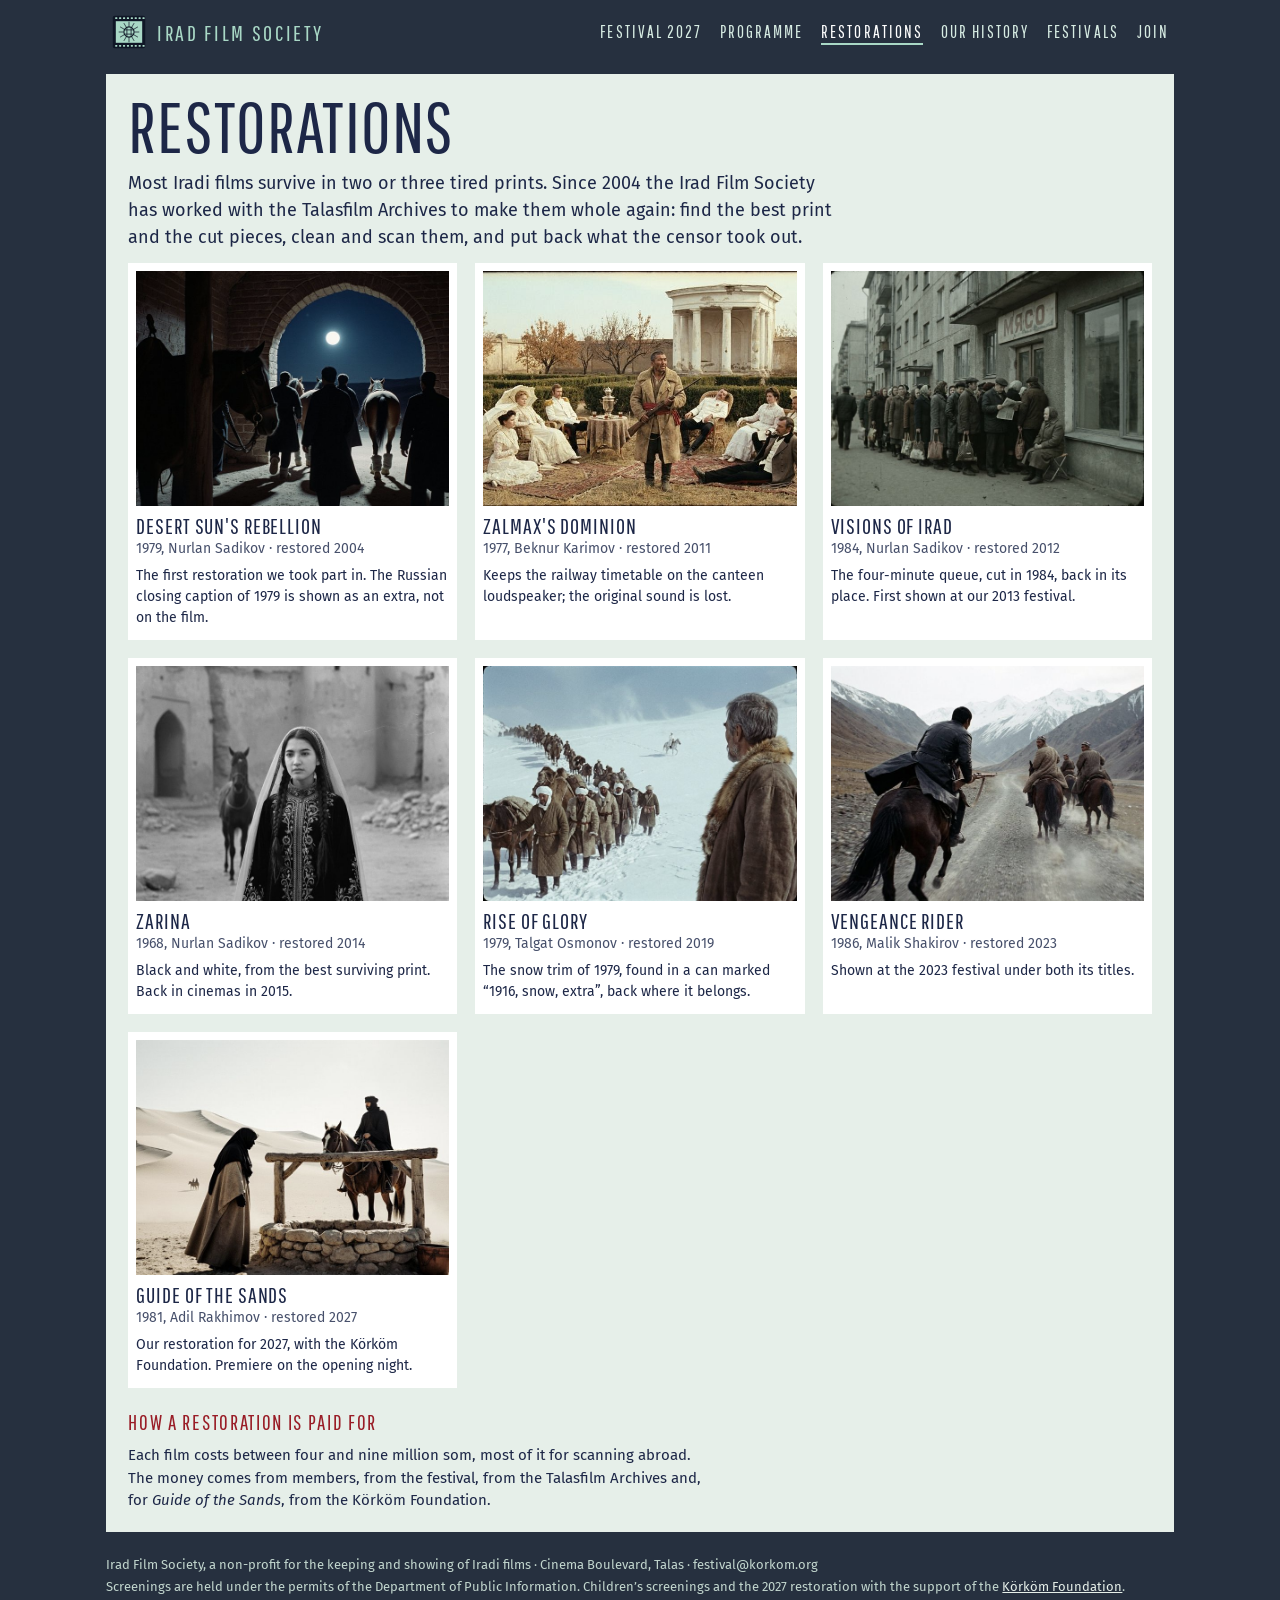
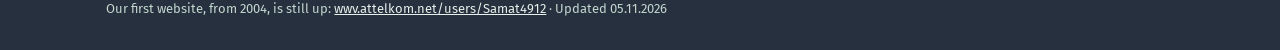
<file: restorations.html>
<!DOCTYPE html>
<html lang="en">
<head>
<meta charset="utf-8">
<meta name="viewport" content="width=device-width, initial-scale=1">
<title>Restorations - Irad Film Society</title>
<meta name="description" content="The Iradi films the Irad Film Society has helped restore since 2004, from Desert Sun&#x27;s Rebellion to Guide of the Sands.">
<link rel="canonical" href="https://ifs.korkom.org/restorations.html">
<meta property="og:type" content="website">
<meta property="og:title" content="Restorations - Irad Film Society">
<meta property="og:description" content="The Iradi films the Irad Film Society has helped restore since 2004, from Desert Sun&#x27;s Rebellion to Guide of the Sands.">
<meta property="og:url" content="https://ifs.korkom.org/restorations.html">
<meta property="og:image" content="https://ifs.korkom.org/img/og-image.jpg">
<meta name="twitter:card" content="summary_large_image">
<link rel="icon" href="favicon.svg" type="image/svg+xml">
<link rel="preconnect" href="https://fonts.googleapis.com">
<link href="https://fonts.googleapis.com/css2?family=Pathway+Gothic+One&family=Fira+Sans:wght@400;600&display=swap" rel="stylesheet">
<link rel="stylesheet" href="css/site.css">
</head>
<body><div class="fs"><header class="bar"><a class="home" href="index.html"><svg aria-hidden='true' viewBox="0 0 120 120" xmlns="http://www.w3.org/2000/svg"><rect x="6" y="6" width="108" height="108" rx="6" fill="#0f1626"/><rect x="14" y="11" width="7" height="6" rx="1.2" fill="#a9d8c6"/><rect x="14" y="103" width="7" height="6" rx="1.2" fill="#a9d8c6"/><rect x="27" y="11" width="7" height="6" rx="1.2" fill="#a9d8c6"/><rect x="27" y="103" width="7" height="6" rx="1.2" fill="#a9d8c6"/><rect x="40" y="11" width="7" height="6" rx="1.2" fill="#a9d8c6"/><rect x="40" y="103" width="7" height="6" rx="1.2" fill="#a9d8c6"/><rect x="53" y="11" width="7" height="6" rx="1.2" fill="#a9d8c6"/><rect x="53" y="103" width="7" height="6" rx="1.2" fill="#a9d8c6"/><rect x="66" y="11" width="7" height="6" rx="1.2" fill="#a9d8c6"/><rect x="66" y="103" width="7" height="6" rx="1.2" fill="#a9d8c6"/><rect x="79" y="11" width="7" height="6" rx="1.2" fill="#a9d8c6"/><rect x="79" y="103" width="7" height="6" rx="1.2" fill="#a9d8c6"/><rect x="92" y="11" width="7" height="6" rx="1.2" fill="#a9d8c6"/><rect x="92" y="103" width="7" height="6" rx="1.2" fill="#a9d8c6"/><rect x="105" y="11" width="7" height="6" rx="1.2" fill="#a9d8c6"/><rect x="105" y="103" width="7" height="6" rx="1.2" fill="#a9d8c6"/>
<rect x="16" y="24" width="88" height="72" fill="#a9d8c6"/>
<g fill="none" stroke="#0f1626" stroke-linecap="round"><path d="M79.0 60.0 L93.0 60.0" stroke-width="2.4"/><path d="M76.5 69.5 L88.6 76.5" stroke-width="2.4"/><path d="M69.5 76.5 L76.5 88.6" stroke-width="2.4"/><path d="M60.0 79.0 L60.0 93.0" stroke-width="2.4"/><path d="M50.5 76.5 L43.5 88.6" stroke-width="2.4"/><path d="M43.5 69.5 L31.4 76.5" stroke-width="2.4"/><path d="M41.0 60.0 L27.0 60.0" stroke-width="2.4"/><path d="M43.5 50.5 L31.4 43.5" stroke-width="2.4"/><path d="M50.5 43.5 L43.5 31.4" stroke-width="2.4"/><path d="M60.0 41.0 L60.0 27.0" stroke-width="2.4"/><path d="M69.5 43.5 L76.5 31.4" stroke-width="2.4"/><path d="M76.5 50.5 L88.6 43.5" stroke-width="2.4"/>
<circle cx="60" cy="60" r="17" stroke-width="3.6"/><path d="M53 44.5 V75.5 M67 44.5 V75.5 M44.5 53 H75.5 M44.5 67 H75.5" stroke-width="2.6"/></g></svg>Irad Film Society</a><nav aria-label="Irad Film Society"><a href="index.html">Festival 2027</a><a href="programme.html">Programme</a><a href="restorations.html" aria-current=page>Restorations</a><a href="history.html">Our history</a><a href="archive.html">Festivals</a><a href="join.html">Join</a></nav></header><div class="wrapc"><div class="reverse" style="margin-top:10px"><h1 style="font:400 clamp(40px,7vw,72px)/.95 'Pathway Gothic One',sans-serif;text-transform:uppercase;margin:0 0 10px">Restorations</h1>
<p class="lede">Most Iradi films survive in two or three tired prints. Since 2004 the Irad Film Society has worked with the Talasfilm Archives to make them whole again: find the best print and the cut pieces, clean and scan them, and put back what the censor took out.</p>
<div class="films"><figure><img src="img/r-2004.jpg" alt="Desert Sun&#x27;s Rebellion, film still (1979, restored 2004)"><b>Desert Sun&#x27;s Rebellion</b><span>1979, Nurlan Sadikov · restored 2004</span><p>The first restoration we took part in. The Russian closing caption of 1979 is shown as an extra, not on the film.</p></figure><figure><img src="img/r-2011.jpg" alt="Zalmax&#x27;s Dominion, film still (1977, restored 2011)"><b>Zalmax&#x27;s Dominion</b><span>1977, Beknur Karimov · restored 2011</span><p>Keeps the railway timetable on the canteen loudspeaker; the original sound is lost.</p></figure><figure><img src="img/r-2012.jpg" alt="Visions of Irad, film still (1984, restored 2012)"><b>Visions of Irad</b><span>1984, Nurlan Sadikov · restored 2012</span><p>The four-minute queue, cut in 1984, back in its place. First shown at our 2013 festival.</p></figure><figure><img src="img/r-2014.jpg" alt="Zarina, film still (1968, restored 2014)"><b>Zarina</b><span>1968, Nurlan Sadikov · restored 2014</span><p>Black and white, from the best surviving print. Back in cinemas in 2015.</p></figure><figure><img src="img/r-2019.jpg" alt="Rise of Glory, film still (1979, restored 2019)"><b>Rise of Glory</b><span>1979, Talgat Osmonov · restored 2019</span><p>The snow trim of 1979, found in a can marked “1916, snow, extra”, back where it belongs.</p></figure><figure><img src="img/r-2023.jpg" alt="Vengeance Rider, film still (1986, restored 2023)"><b>Vengeance Rider</b><span>1986, Malik Shakirov · restored 2023</span><p>Shown at the 2023 festival under both its titles.</p></figure><figure><img src="img/r-2027.jpg" alt="Guide of the Sands, film still (1981, restored 2027)"><b>Guide of the Sands</b><span>1981, Adil Rakhimov · restored 2027</span><p>Our restoration for 2027, with the Körköm Foundation. Premiere on the opening night.</p></figure></div>
<h3>How a restoration is paid for</h3><p>Each film costs between four and nine million som, most of it for scanning abroad. The money comes from members, from the festival, from the Talasfilm Archives and, for <i>Guide of the Sands</i>, from the Körköm Foundation.</p></div><footer>Irad Film Society, a non-profit for the keeping and showing of Iradi films · Cinema Boulevard, Talas · festival@korkom.org<br>Screenings are held under the permits of the Department of Public Information. Children’s screenings and the 2027 restoration with the support of the <a href="https://korkom.org/">Körköm Foundation</a>.<br>Our first website, from 2004, is still up: <a href="https://wwv.attelkom.net/users/Samat4912/">wwv.attelkom.net/users/Samat4912</a> · Updated 05.11.2026</footer></div></div></body>
</html>
</file>
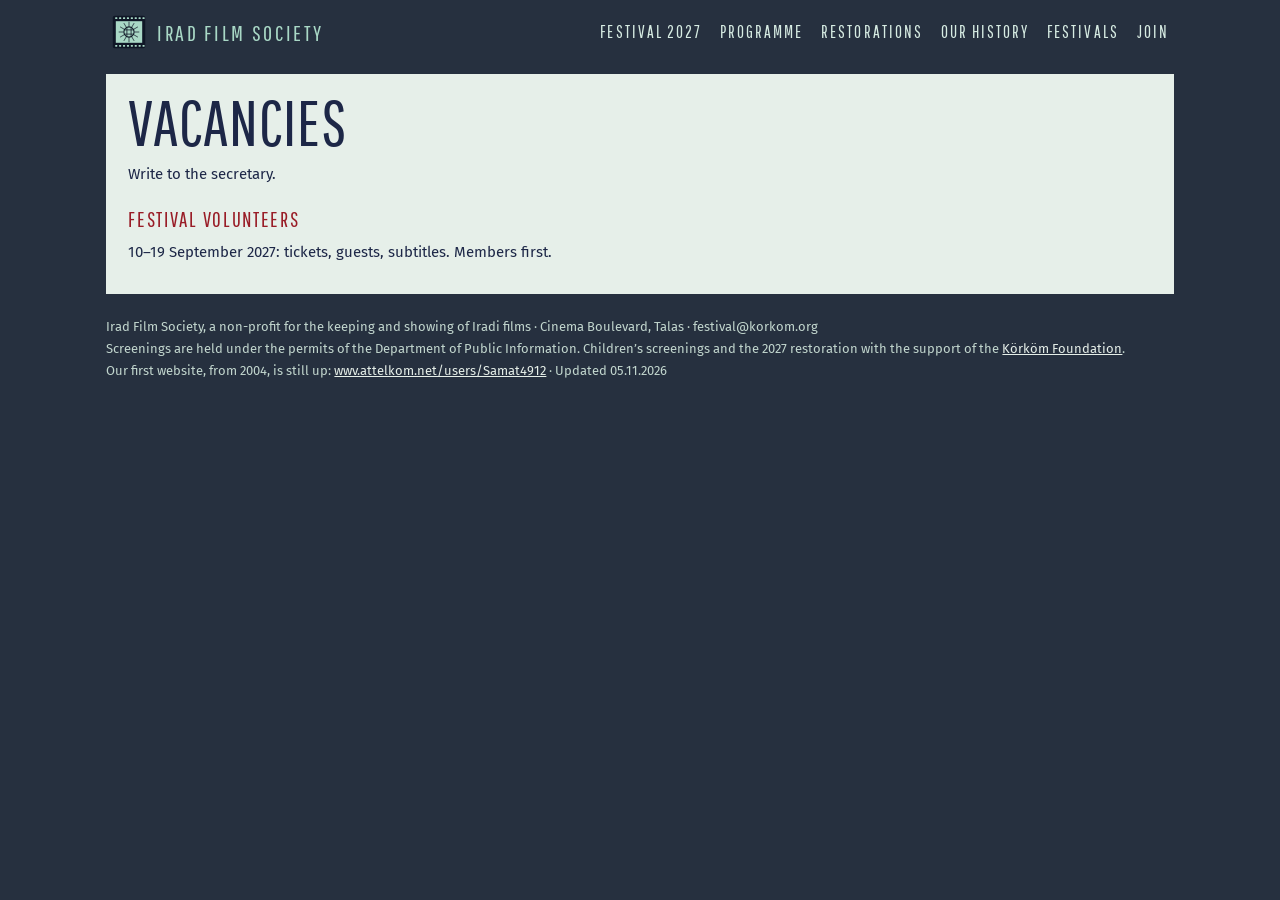
<file: vacancies.html>
<!DOCTYPE html>
<html lang="en">
<head>
<meta charset="utf-8">
<meta name="viewport" content="width=device-width, initial-scale=1">
<title>Vacancies - Irad Film Society</title>
<meta name="description" content="Volunteers for the 2027 festival.">
<link rel="canonical" href="https://ifs.korkom.org/vacancies.html">
<meta property="og:type" content="website">
<meta property="og:title" content="Vacancies - Irad Film Society">
<meta property="og:description" content="Volunteers for the 2027 festival.">
<meta property="og:url" content="https://ifs.korkom.org/vacancies.html">
<meta property="og:image" content="https://ifs.korkom.org/img/og-image.jpg">
<meta name="twitter:card" content="summary_large_image">
<link rel="icon" href="favicon.svg" type="image/svg+xml">
<link rel="preconnect" href="https://fonts.googleapis.com">
<link href="https://fonts.googleapis.com/css2?family=Pathway+Gothic+One&family=Fira+Sans:wght@400;600&display=swap" rel="stylesheet">
<link rel="stylesheet" href="css/site.css">
</head>
<body><div class="fs"><header class="bar"><a class="home" href="index.html"><svg aria-hidden='true' viewBox="0 0 120 120" xmlns="http://www.w3.org/2000/svg"><rect x="6" y="6" width="108" height="108" rx="6" fill="#0f1626"/><rect x="14" y="11" width="7" height="6" rx="1.2" fill="#a9d8c6"/><rect x="14" y="103" width="7" height="6" rx="1.2" fill="#a9d8c6"/><rect x="27" y="11" width="7" height="6" rx="1.2" fill="#a9d8c6"/><rect x="27" y="103" width="7" height="6" rx="1.2" fill="#a9d8c6"/><rect x="40" y="11" width="7" height="6" rx="1.2" fill="#a9d8c6"/><rect x="40" y="103" width="7" height="6" rx="1.2" fill="#a9d8c6"/><rect x="53" y="11" width="7" height="6" rx="1.2" fill="#a9d8c6"/><rect x="53" y="103" width="7" height="6" rx="1.2" fill="#a9d8c6"/><rect x="66" y="11" width="7" height="6" rx="1.2" fill="#a9d8c6"/><rect x="66" y="103" width="7" height="6" rx="1.2" fill="#a9d8c6"/><rect x="79" y="11" width="7" height="6" rx="1.2" fill="#a9d8c6"/><rect x="79" y="103" width="7" height="6" rx="1.2" fill="#a9d8c6"/><rect x="92" y="11" width="7" height="6" rx="1.2" fill="#a9d8c6"/><rect x="92" y="103" width="7" height="6" rx="1.2" fill="#a9d8c6"/><rect x="105" y="11" width="7" height="6" rx="1.2" fill="#a9d8c6"/><rect x="105" y="103" width="7" height="6" rx="1.2" fill="#a9d8c6"/>
<rect x="16" y="24" width="88" height="72" fill="#a9d8c6"/>
<g fill="none" stroke="#0f1626" stroke-linecap="round"><path d="M79.0 60.0 L93.0 60.0" stroke-width="2.4"/><path d="M76.5 69.5 L88.6 76.5" stroke-width="2.4"/><path d="M69.5 76.5 L76.5 88.6" stroke-width="2.4"/><path d="M60.0 79.0 L60.0 93.0" stroke-width="2.4"/><path d="M50.5 76.5 L43.5 88.6" stroke-width="2.4"/><path d="M43.5 69.5 L31.4 76.5" stroke-width="2.4"/><path d="M41.0 60.0 L27.0 60.0" stroke-width="2.4"/><path d="M43.5 50.5 L31.4 43.5" stroke-width="2.4"/><path d="M50.5 43.5 L43.5 31.4" stroke-width="2.4"/><path d="M60.0 41.0 L60.0 27.0" stroke-width="2.4"/><path d="M69.5 43.5 L76.5 31.4" stroke-width="2.4"/><path d="M76.5 50.5 L88.6 43.5" stroke-width="2.4"/>
<circle cx="60" cy="60" r="17" stroke-width="3.6"/><path d="M53 44.5 V75.5 M67 44.5 V75.5 M44.5 53 H75.5 M44.5 67 H75.5" stroke-width="2.6"/></g></svg>Irad Film Society</a><nav aria-label="Irad Film Society"><a href="index.html">Festival 2027</a><a href="programme.html">Programme</a><a href="restorations.html">Restorations</a><a href="history.html">Our history</a><a href="archive.html">Festivals</a><a href="join.html">Join</a></nav></header><div class="wrapc"><div class="reverse" style="margin-top:10px"><style>.dp table{width:100%;border-collapse:collapse;margin:10px 0 22px;font-size:.95em}.dp th,.dp td{text-align:left;vertical-align:top;padding:7px 10px 7px 0;border-bottom:1px solid color-mix(in srgb,currentColor 22%,transparent)}.dp td.d{white-space:nowrap;width:9.5em;font-variant-numeric:tabular-nums}.dp .era{margin:0 0 6px;opacity:.8}.dp ul.idx{list-style:none;padding:0;margin:10px 0 24px}.dp ul.idx li{padding:9px 0;border-bottom:1px solid color-mix(in srgb,currentColor 22%,transparent)}.dp .scroll{overflow-x:auto}.dp blockquote{margin:6px 0 4px;padding-left:14px;border-left:3px solid currentColor;font-style:italic}.dp .src{font-size:.88em;opacity:.8;margin:0 0 18px}</style><div class="dp"><h1 style="font:400 clamp(36px,6vw,64px)/.95 'Pathway Gothic One',sans-serif;text-transform:uppercase;margin:0 0 10px">Vacancies</h1><p>Write to the secretary.</p><h3>Festival volunteers</h3><p>10–19 September 2027: tickets, guests, subtitles. Members first.</p><p></p></div></div><footer>Irad Film Society, a non-profit for the keeping and showing of Iradi films · Cinema Boulevard, Talas · festival@korkom.org<br>Screenings are held under the permits of the Department of Public Information. Children’s screenings and the 2027 restoration with the support of the <a href="https://korkom.org/">Körköm Foundation</a>.<br>Our first website, from 2004, is still up: <a href="https://wwv.attelkom.net/users/Samat4912/">wwv.attelkom.net/users/Samat4912</a> · Updated 05.11.2026</footer></div></div></body>
</html>
</file>
<file: css/site.css>
*,*::before,*::after{box-sizing:border-box}html{-webkit-text-size-adjust:100%}body{margin:0}
img{max-width:100%;height:auto;display:block}a{color:inherit}
.sr{position:absolute;width:1px;height:1px;overflow:hidden;clip:rect(0 0 0 0);white-space:nowrap}
.ico{width:1em;height:1em;vertical-align:-.12em;fill:currentColor}
a:focus-visible,button:focus-visible,input:focus-visible,select:focus-visible,textarea:focus-visible{outline:2px solid currentColor;outline-offset:2px}

.fs{--paper:#a9d8c6;--paper2:#93c9b4;--ink:#1d2747;--red:#991d27;--bg:#26303f;background:var(--bg);color:var(--ink);font:16px/1.5 'Fira Sans',sans-serif;padding-block:0 30px;min-height:100vh}
.fs ::selection{background:var(--ink);color:var(--paper)}
.fs .bar{display:flex;flex-wrap:wrap;justify-content:space-between;align-items:center;gap:8px 20px;padding:14px max(16px,4%);color:var(--paper);max-width:1160px;margin:0 auto}
.fs .bar a.home{display:flex;align-items:center;gap:10px;font:400 22px 'Pathway Gothic One',sans-serif;letter-spacing:.12em;text-transform:uppercase;text-decoration:none}
.fs .bar a.home svg{width:36px;height:36px}
.fs .bar nav{display:flex;flex-wrap:wrap;gap:4px 18px;font:400 17px 'Pathway Gothic One',sans-serif;letter-spacing:.12em;text-transform:uppercase}
.fs .bar nav a{color:#d7ece3;text-decoration:none;border-bottom:2px solid transparent;padding:2px 0}
.fs .bar nav a:hover,.fs .bar nav a[aria-current]{border-color:var(--paper);color:#fff}
.fs .wrapc{max-width:1160px;margin:0 auto}
.fs .ticket{margin:10px max(16px,4%) 0;display:grid;grid-template-columns:minmax(0,1fr) 170px;background:var(--paper);position:relative;box-shadow:0 18px 34px -14px rgba(0,0,0,.6)}
.fs .ticket::before{content:"";position:absolute;inset:0;background:repeating-linear-gradient(0deg,transparent 0 3px,rgba(29,39,71,.05) 3px 4px);pointer-events:none}
@media (max-width:640px){.fs .ticket{grid-template-columns:minmax(0,1fr)}}
.fs .main{padding:18px 22px 20px;position:relative}
.fs .top{display:flex;justify-content:space-between;gap:10px;flex-wrap:wrap;font:400 16px 'Pathway Gothic One',sans-serif;letter-spacing:.14em;text-transform:uppercase;border-bottom:2px solid var(--ink);padding-bottom:6px}
.fs .ser{font:600 15px 'Fira Sans',sans-serif;color:var(--red);letter-spacing:.06em;font-variant-numeric:tabular-nums}
.fs h1{font:400 clamp(44px,8vw,86px)/.9 'Pathway Gothic One',sans-serif;text-transform:uppercase;margin:14px 0 6px;letter-spacing:.01em;text-wrap:balance}
.fs .when{font:600 17px 'Fira Sans',sans-serif;margin:0 0 14px}
.fs .pick{display:grid;grid-template-columns:repeat(auto-fit,minmax(170px,1fr));gap:8px;margin-bottom:12px}
.fs .pick label{display:grid;gap:2px;font:400 14px 'Pathway Gothic One',sans-serif;letter-spacing:.12em;text-transform:uppercase}
.fs .pick select{font:15px 'Fira Sans',sans-serif;padding:7px 8px;border:2px solid var(--ink);background:var(--paper2);color:var(--ink);min-width:0}
.fs .buy{font:400 20px 'Pathway Gothic One',sans-serif;letter-spacing:.14em;text-transform:uppercase;background:var(--ink);color:var(--paper);border:0;padding:9px 20px;cursor:pointer;text-decoration:none;display:inline-block}
.fs .buy:hover{background:var(--red)}
.fs .out{margin:10px 0 0;font-size:14px;min-height:1.5em}
.fs .stub{border-left:3px dashed var(--bg);padding:18px 14px;display:flex;flex-direction:column;justify-content:space-between;gap:12px;position:relative;background:var(--paper2)}
@media (max-width:640px){.fs .stub{border-left:0;border-top:3px dashed var(--bg);flex-direction:row;flex-wrap:wrap}}
.fs .stub div{font:400 15px 'Pathway Gothic One',sans-serif;letter-spacing:.12em;text-transform:uppercase}
.fs .stub b{display:block;font:400 34px/1 'Pathway Gothic One',sans-serif}
.fs .reverse{margin:16px max(16px,4%) 0;background:#e6efe9;color:var(--ink);padding:18px 22px 20px;display:flow-root}
.fs .reverse h2{font:400 26px 'Pathway Gothic One',sans-serif;letter-spacing:.08em;text-transform:uppercase;margin:0 0 6px}
.fs .reverse h3{font:400 21px 'Pathway Gothic One',sans-serif;letter-spacing:.08em;text-transform:uppercase;margin:22px 0 4px;color:var(--red)}
.fs .reverse ol{list-style:none;margin:0;padding:0}
.fs .reverse li{display:grid;grid-template-columns:78px minmax(0,1fr) auto;gap:12px;align-items:baseline;padding:7px 0;border-bottom:1px solid #b7c9be;font-size:15px}
@media (max-width:560px){.fs .reverse li{grid-template-columns:66px minmax(0,1fr)}.fs .reverse li i{grid-column:2}}
.fs .reverse li span:first-child{font:600 14px 'Fira Sans',sans-serif;font-variant-numeric:tabular-nums}
.fs .reverse li i{font-size:13px;color:#47506b;font-style:normal}
.fs .reverse p{margin:10px 0 0;font-size:15px;max-width:72ch}
.fs .reverse .lede{font-size:18px;margin-top:0}
.fs .films{display:grid;grid-template-columns:repeat(auto-fill,minmax(250px,1fr));gap:18px;margin-top:12px}
.fs .films figure{margin:0;background:#fff;padding:8px 8px 12px}
.fs .films img{aspect-ratio:4/3;object-fit:cover;width:100%;filter:grayscale(.2)}
.fs .films b{display:block;font:400 22px/1.1 'Pathway Gothic One',sans-serif;letter-spacing:.04em;text-transform:uppercase;margin-top:8px}
.fs .films span{display:block;font-size:14px;color:#47506b}
.fs .films p{font-size:14px;margin:6px 0 0}
.fs .pic{float:right;width:min(46%,420px);margin:0 0 12px 20px;border:8px solid #fff}
@media (max-width:640px){.fs .pic{float:none;width:100%;margin:0 0 12px}}
.fs .poster{float:left;width:min(40%,280px);margin:4px 22px 12px 0}
.fs .poster img{width:100%;display:block;box-shadow:0 10px 20px -10px rgba(0,0,0,.45)}
.fs .poster figcaption{font-size:13px;color:#47506b;margin-top:6px;line-height:1.4}
@media (max-width:560px){.fs .poster{float:none;width:100%;margin:0 0 14px}}
.fs dl.k{display:grid;grid-template-columns:auto minmax(0,1fr);gap:6px 16px;margin:10px 0}
.fs dl.k dt{font:400 16px/1.6 'Pathway Gothic One',sans-serif;letter-spacing:.1em;text-transform:uppercase;color:#47506b}
.fs dl.k dd{margin:0}
.fs footer{margin:22px max(16px,4%) 0;color:#c2d6ce;font-size:13px;line-height:1.7}
.fs footer a{color:#e6efe9}
</file>
